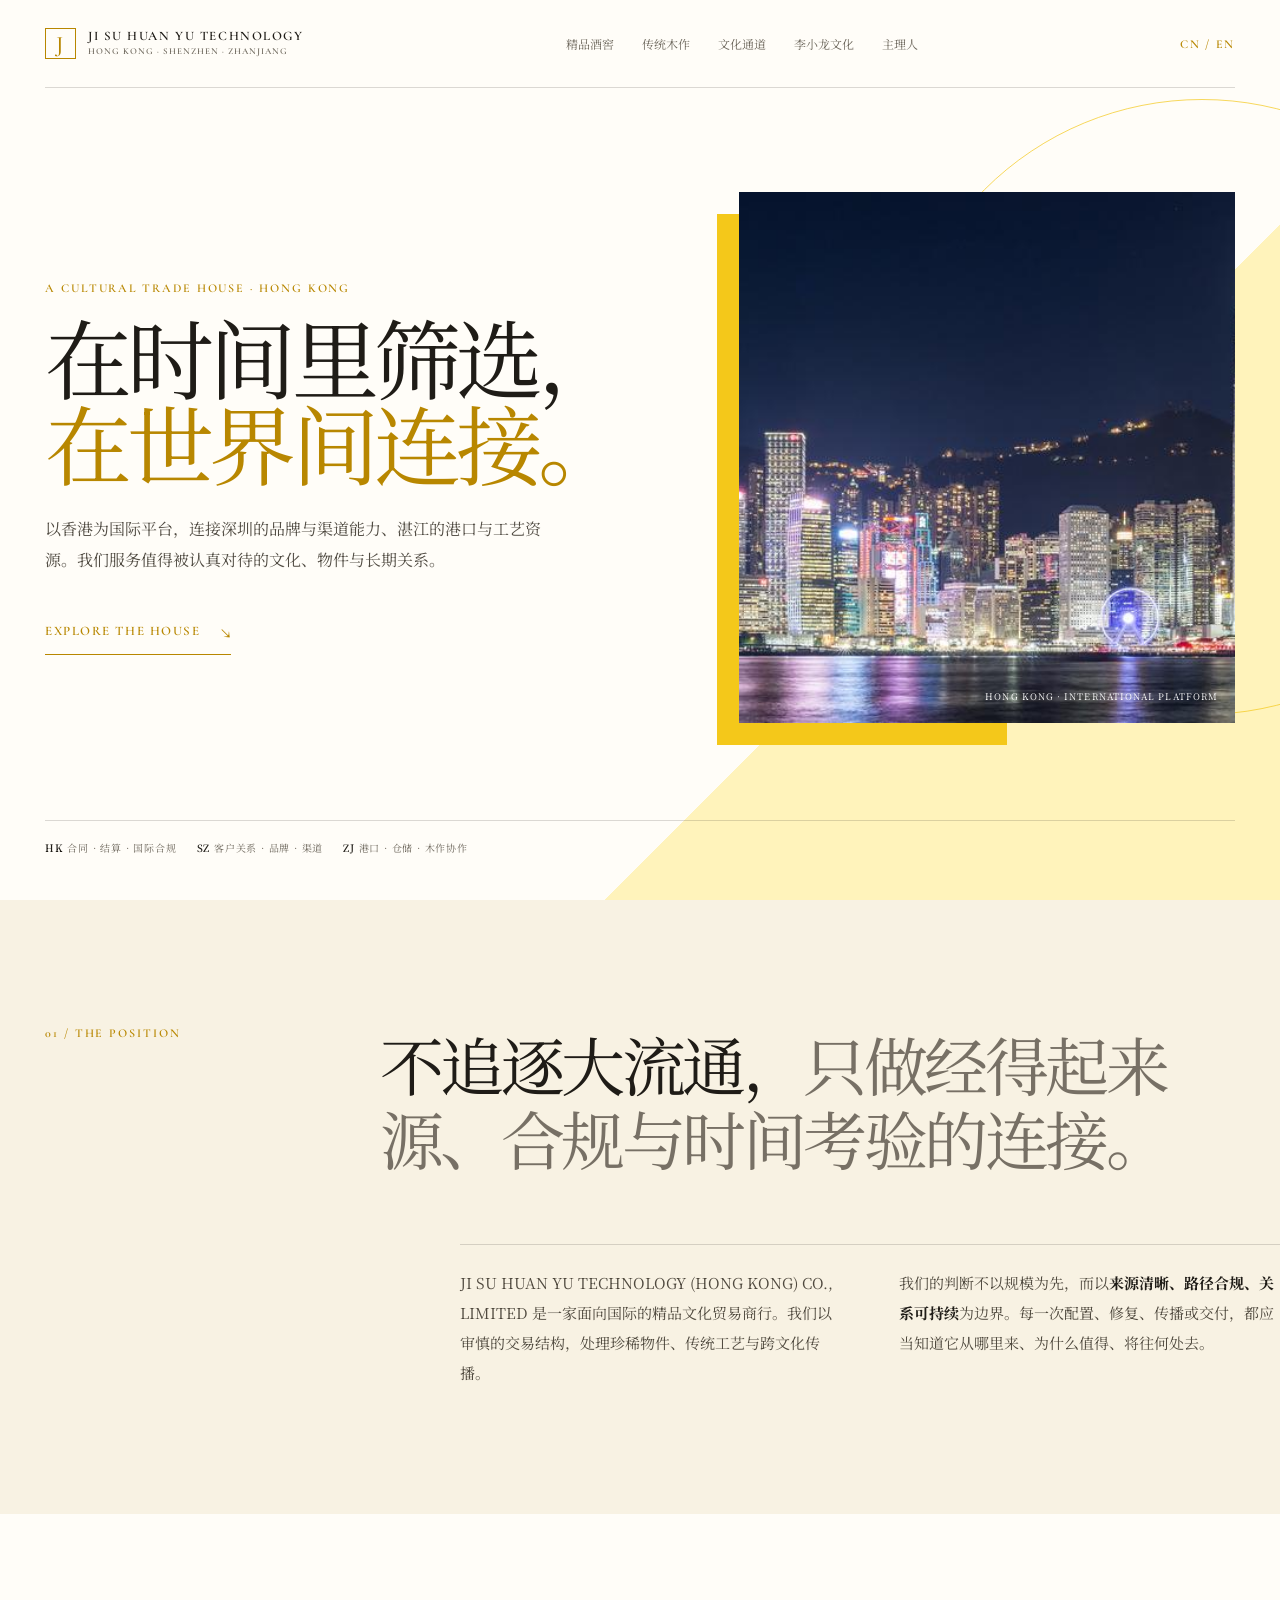
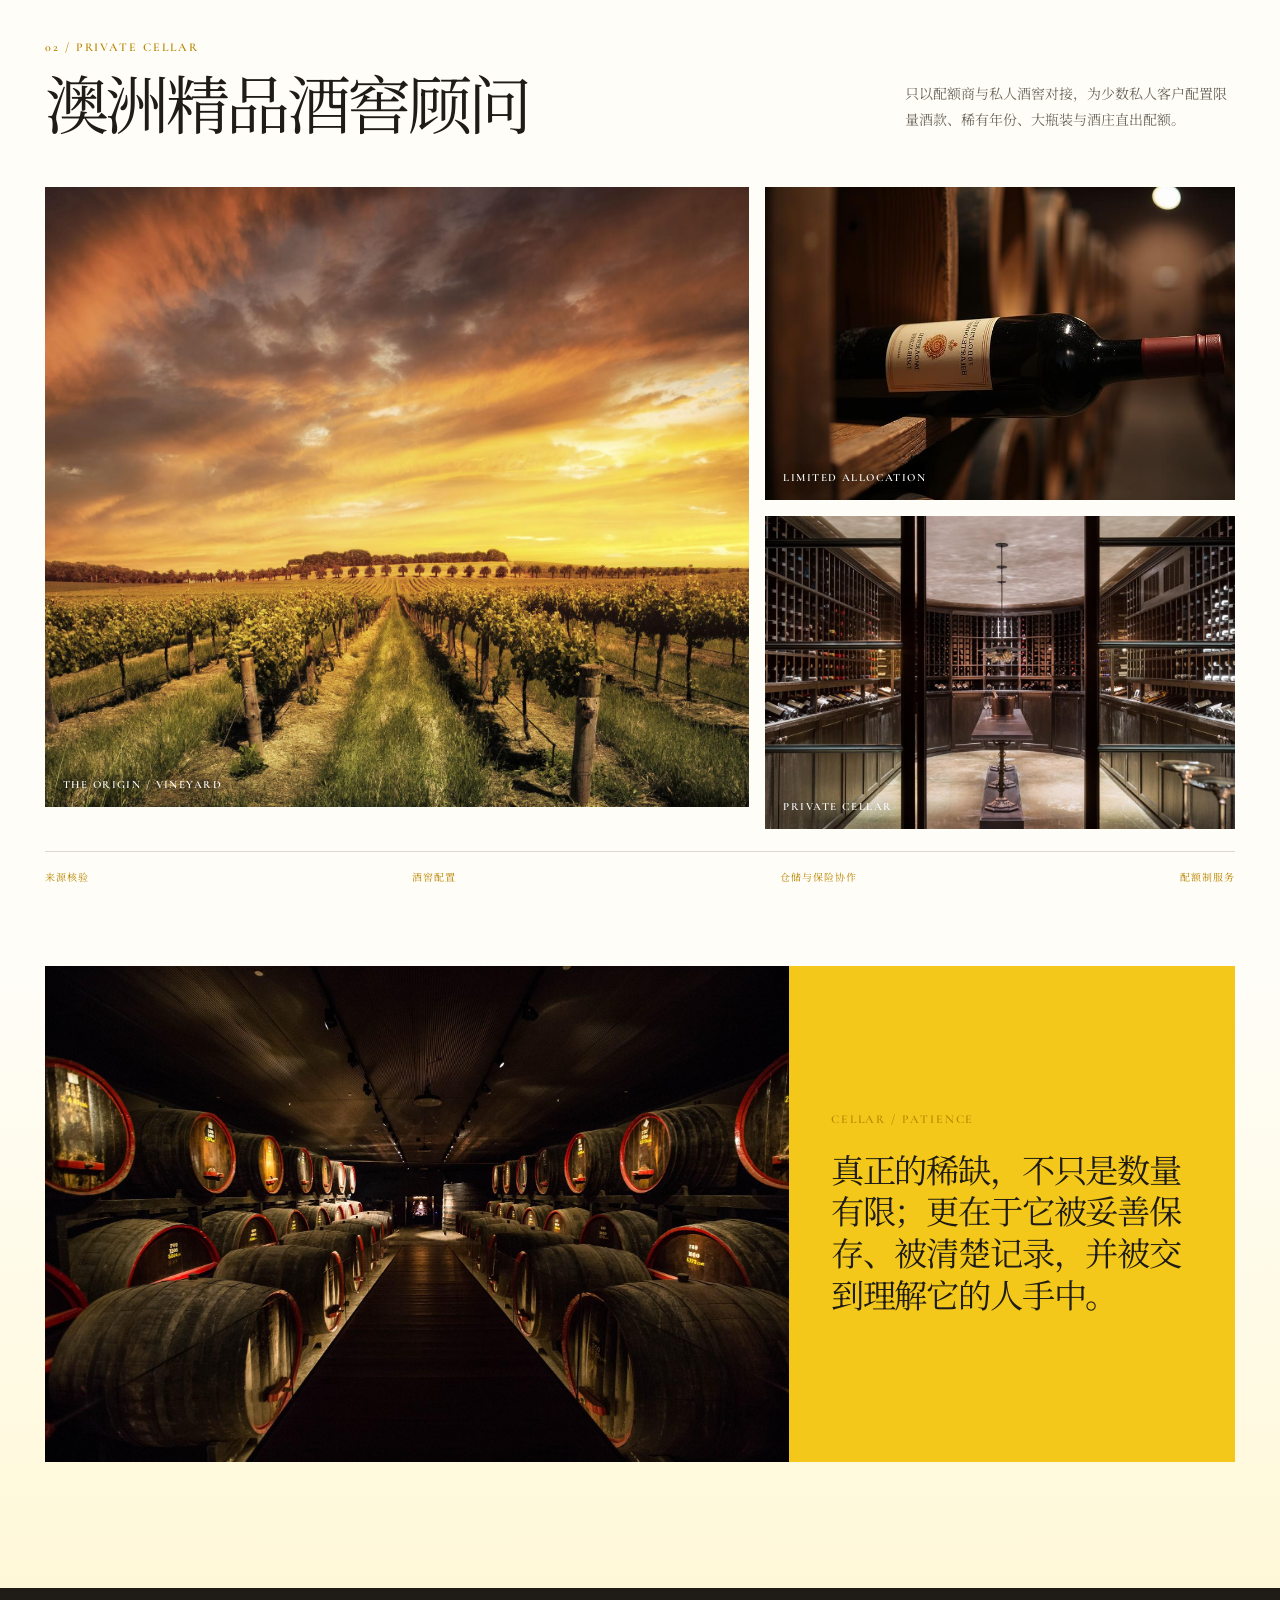
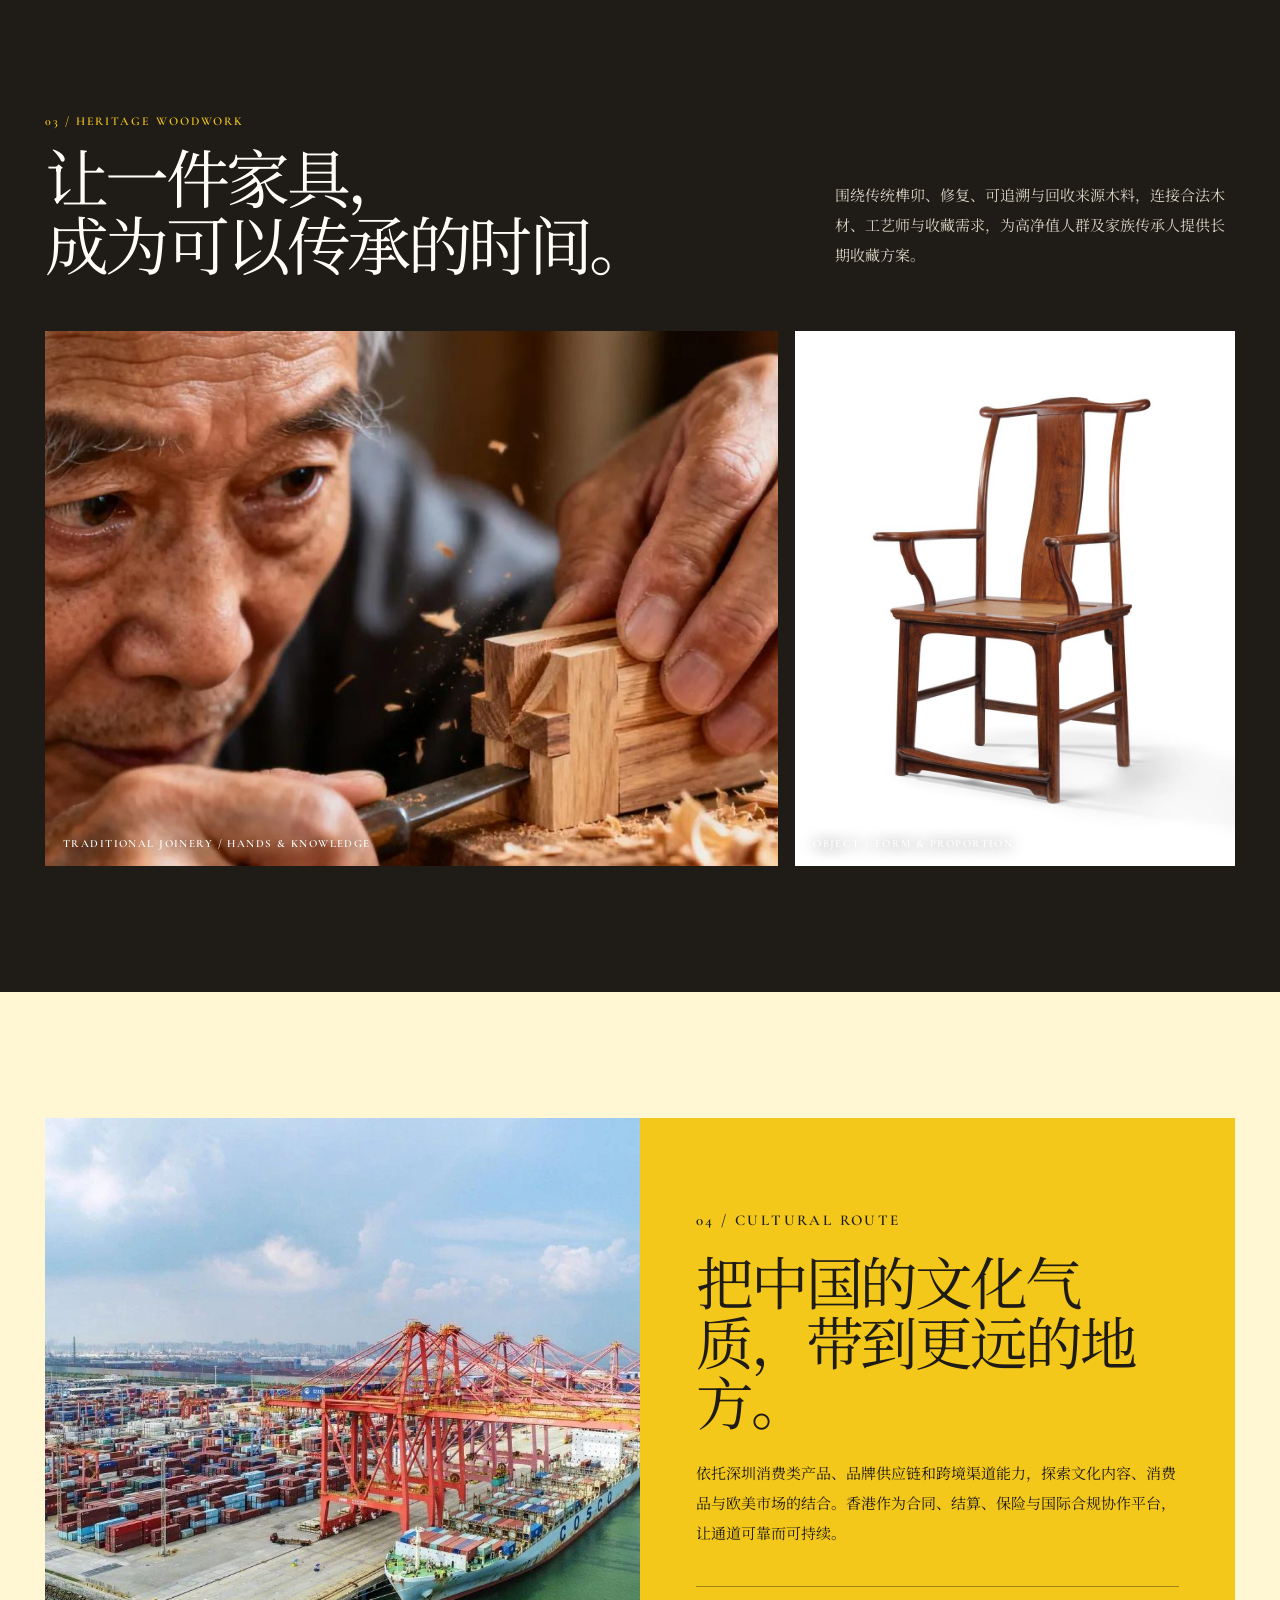
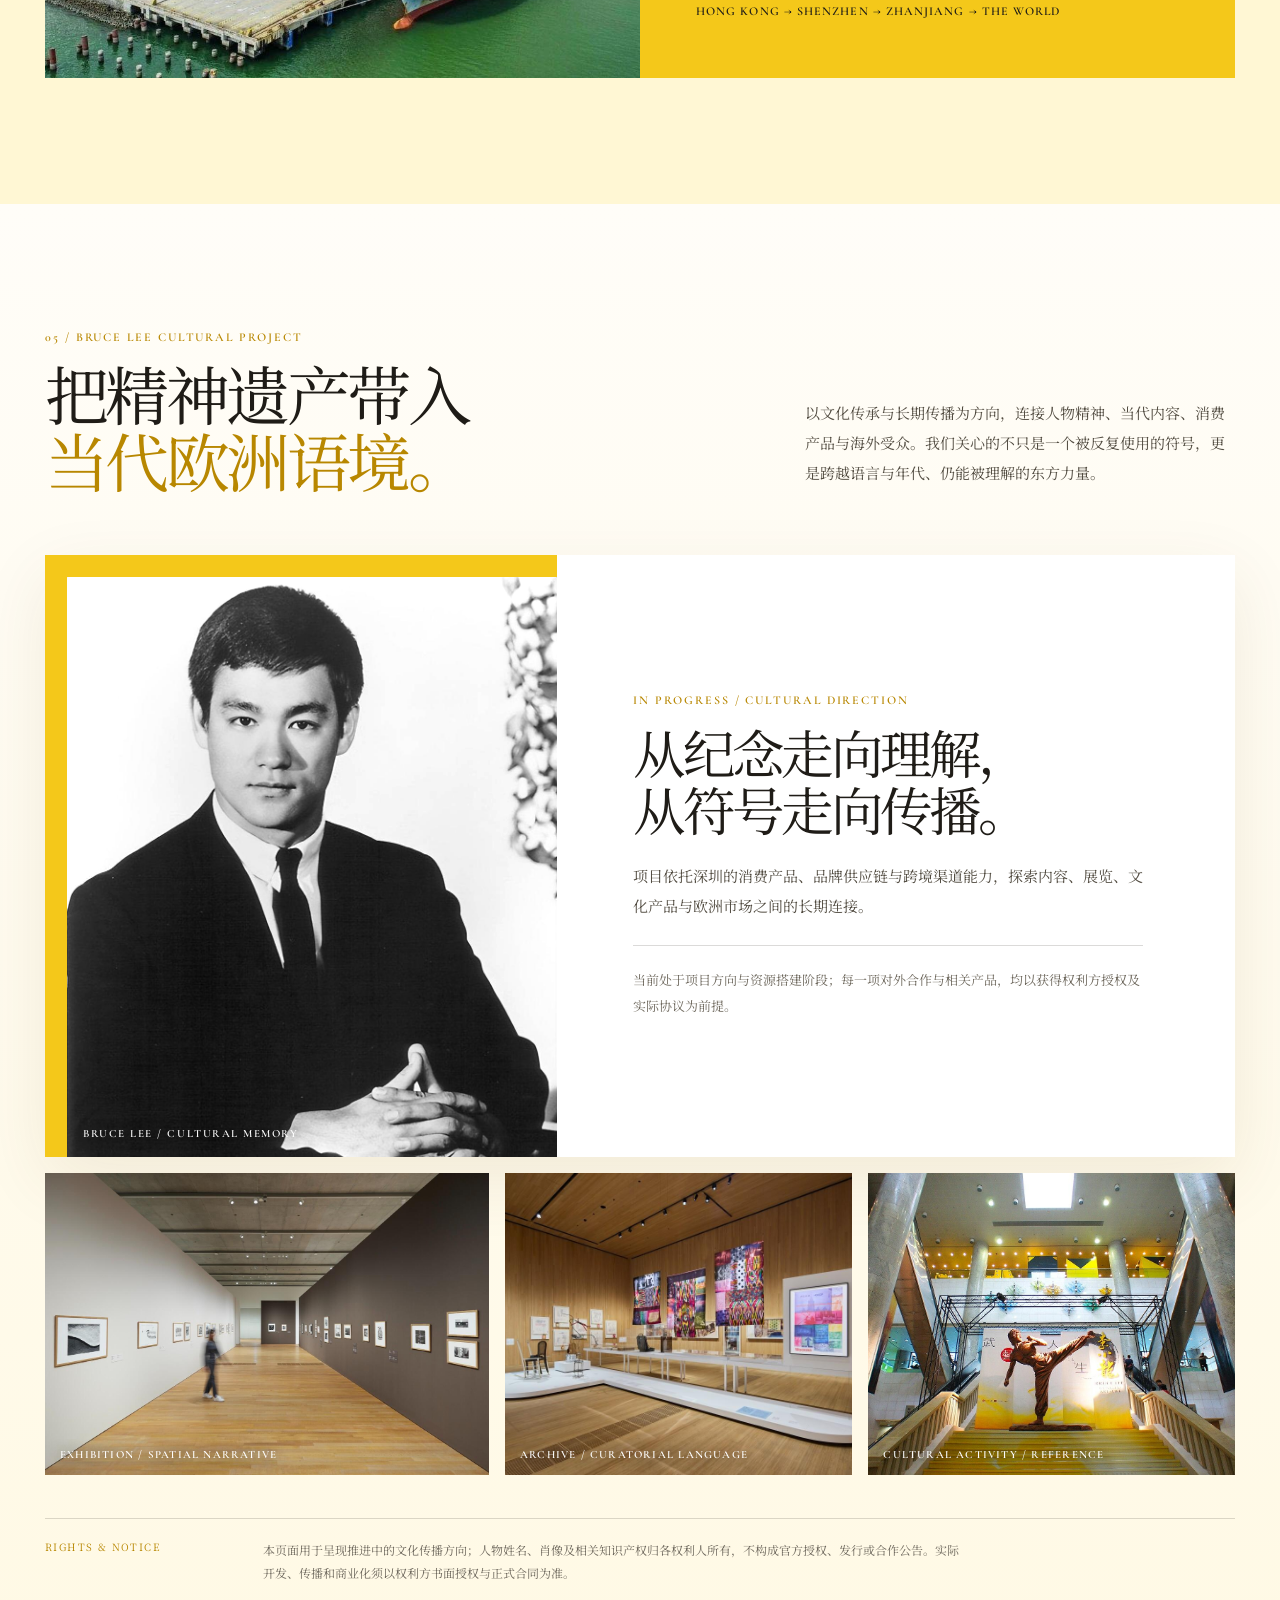
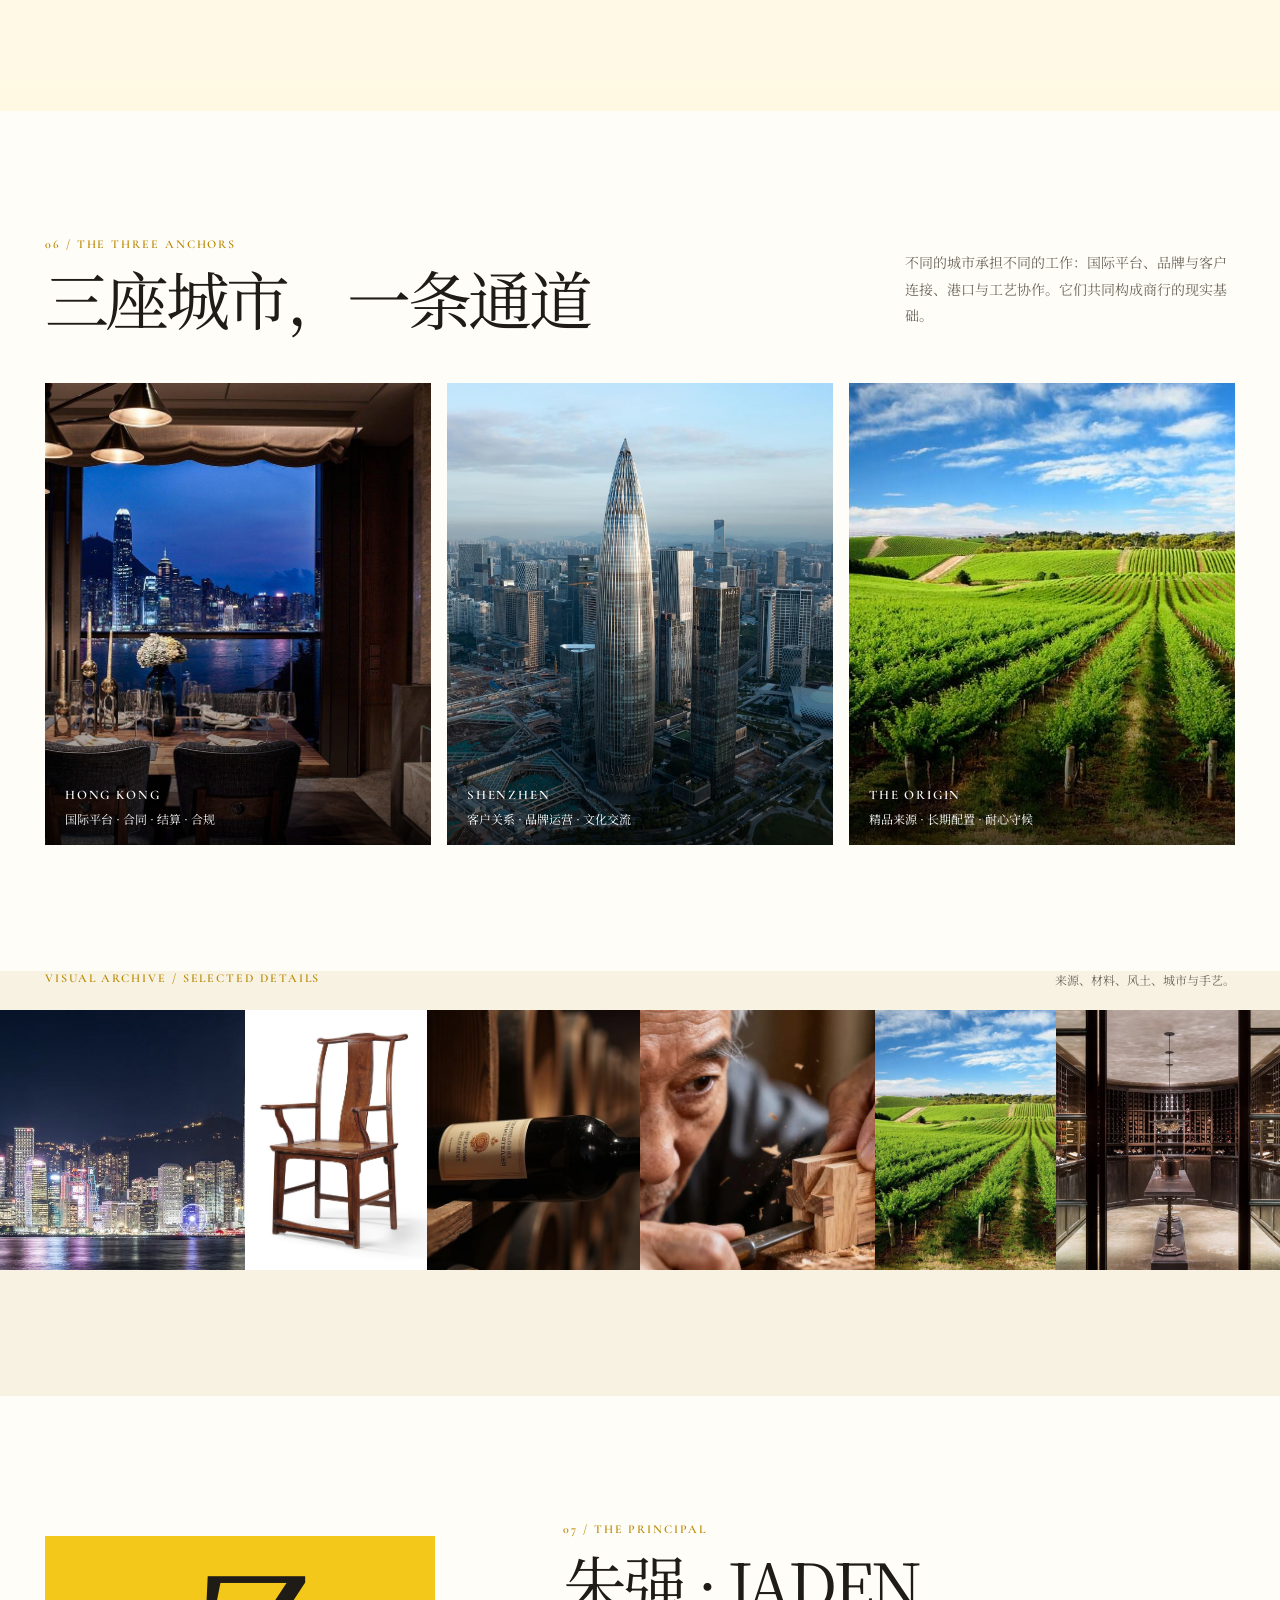
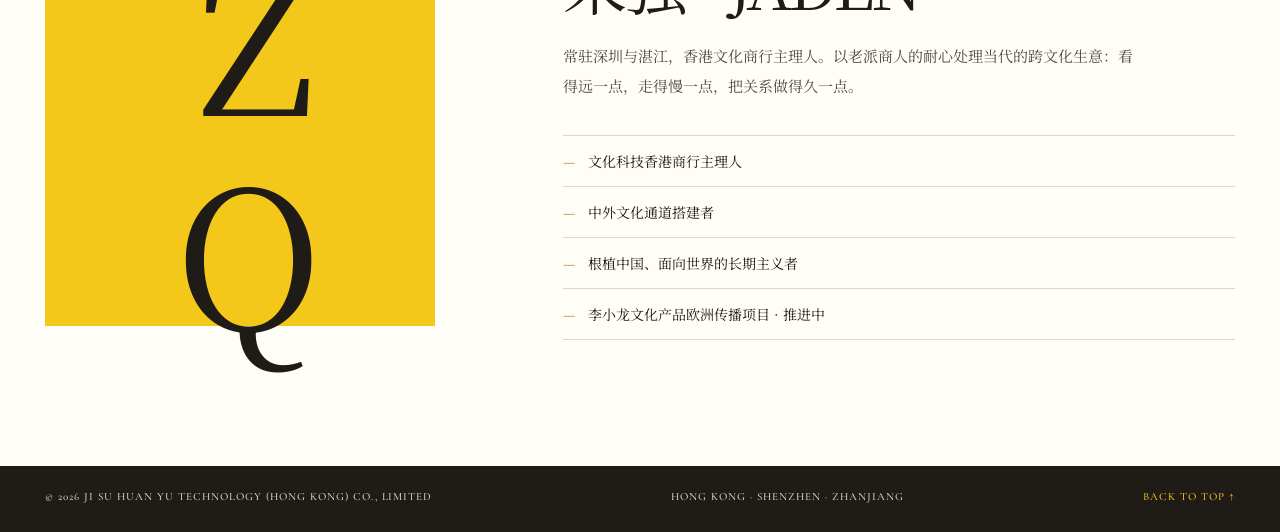
<file: index.html>
<!doctype html>
<html lang="zh-CN">
  <head>
    <meta charset="UTF-8" />
    <meta name="viewport" content="width=device-width, initial-scale=1.0" />
    <meta name="description" content="JI SU HUAN YU TECHNOLOGY (HONG KONG) CO., LIMITED — 中外文化通道与精品文化贸易商行。" />
    <title>JI SU HUAN YU TECHNOLOGY | 文化科技香港商行</title>
    <link rel="preconnect" href="https://fonts.googleapis.com" />
    <link rel="preconnect" href="https://fonts.gstatic.com" crossorigin />
    <link href="https://fonts.googleapis.com/css2?family=Cormorant+Garamond:ital,wght@0,400;0,500;0,600;1,500&family=Noto+Serif+SC:wght@400;500;600;700&display=swap" rel="stylesheet" />
    <link rel="stylesheet" href="styles.css" />
  </head>
  <body>
    <div class="site-shell">
      <header class="hero" id="top">
        <nav class="nav container" aria-label="主导航">
          <a class="brand" href="#top"><b>J</b><span>JI SU HUAN YU TECHNOLOGY<small>HONG KONG · SHENZHEN · ZHANJIANG</small></span></a>
          <div class="nav-links"><a href="#wine">精品酒窖</a><a href="#wood">传统木作</a><a href="#route">文化通道</a><a href="#bruce">李小龙文化</a><a href="#principal">主理人</a></div>
          <span class="lang">CN / EN</span>
        </nav>
        <div class="container hero-grid">
          <div class="hero-copy reveal">
            <p class="eyebrow">A CULTURAL TRADE HOUSE · HONG KONG</p>
            <h1>在时间里筛选，<em>在世界间连接。</em></h1>
            <p class="intro">以香港为国际平台，连接深圳的品牌与渠道能力、湛江的港口与工艺资源。我们服务值得被认真对待的文化、物件与长期关系。</p>
            <a class="text-link" href="#wine">EXPLORE THE HOUSE <i>↘</i></a>
          </div>
          <figure class="hero-media reveal"><img src="assets/hong-kong-night.jpg" alt="香港维多利亚港夜景" /><figcaption>HONG KONG · INTERNATIONAL PLATFORM</figcaption></figure>
        </div>
        <div class="container hero-notes"><span><b>HK</b> 合同 · 结算 · 国际合规</span><span><b>SZ</b> 客户关系 · 品牌 · 渠道</span><span><b>ZJ</b> 港口 · 仓储 · 木作协作</span></div>
      </header>

      <main>
        <section class="manifesto section">
          <div class="container split-heading reveal">
            <p class="eyebrow">01 / THE POSITION</p>
            <h2>不追逐大流通，<span>只做经得起来源、合规与时间考验的连接。</span></h2>
          </div>
          <div class="container manifesto-copy reveal"><p>JI SU HUAN YU TECHNOLOGY (HONG KONG) CO., LIMITED 是一家面向国际的精品文化贸易商行。我们以审慎的交易结构，处理珍稀物件、传统工艺与跨文化传播。</p><p>我们的判断不以规模为先，而以<strong>来源清晰、路径合规、关系可持续</strong>为边界。每一次配置、修复、传播或交付，都应当知道它从哪里来、为什么值得、将往何处去。</p></div>
        </section>

        <section class="wine section" id="wine">
          <div class="container section-head reveal"><div><p class="eyebrow">02 / PRIVATE CELLAR</p><h2>澳洲精品酒窖顾问</h2></div><p>只以配额商与私人酒窖对接，为少数私人客户配置限量酒款、稀有年份、大瓶装与酒庄直出配额。</p></div>
          <div class="container wine-layout">
            <figure class="large-image reveal"><img src="assets/vineyard-sunset.jpg" alt="日落下的葡萄园" /><figcaption>THE ORIGIN / VINEYARD</figcaption></figure>
            <div class="wine-stack">
              <figure class="photo-card reveal"><img src="assets/wine-bottle.jpg" alt="酒窖中的葡萄酒" /><figcaption>LIMITED ALLOCATION</figcaption></figure>
              <figure class="photo-card reveal"><img src="assets/wine-library.jpg" alt="私人酒窖收藏空间" /><figcaption>PRIVATE CELLAR</figcaption></figure>
            </div>
          </div>
          <div class="container wine-caption reveal"><span>来源核验</span><span>酒窖配置</span><span>仓储与保险协作</span><span>配额制服务</span></div>
        </section>

        <section class="wine-detail section-tight">
          <div class="container image-band reveal"><figure><img src="assets/barrel-cellar.jpg" alt="陈年葡萄酒橡木桶酒窖" /></figure><div><p class="eyebrow">CELLAR / PATIENCE</p><p>真正的稀缺，不只是数量有限；更在于它被妥善保存、被清楚记录，并被交到理解它的人手中。</p></div></div>
        </section>

        <section class="wood section" id="wood">
          <div class="container wood-top">
            <div class="reveal"><p class="eyebrow">03 / HERITAGE WOODWORK</p><h2>让一件家具，<br />成为可以传承的时间。</h2></div>
            <p class="reveal">围绕传统榫卯、修复、可追溯与回收来源木料，连接合法木材、工艺师与收藏需求，为高净值人群及家族传承人提供长期收藏方案。</p>
          </div>
          <div class="container wood-gallery">
            <figure class="craft-image reveal"><img src="assets/artisan-joinery.jpg" alt="工艺师制作传统榫卯" /><figcaption>TRADITIONAL JOINERY / HANDS &amp; KNOWLEDGE</figcaption></figure>
            <figure class="chair-image reveal"><img src="assets/rosewood-chair.jpg" alt="传统红木座椅" /><figcaption>OBJECT / FORM &amp; PROPORTION</figcaption></figure>
          </div>
        </section>

        <section class="route section" id="route">
          <div class="container route-card reveal">
            <figure><img src="assets/port-logistics.jpg" alt="港口与集装箱码头" /></figure>
            <div class="route-copy"><p class="eyebrow">04 / CULTURAL ROUTE</p><h2>把中国的文化气质，带到更远的地方。</h2><p>依托深圳消费类产品、品牌供应链和跨境渠道能力，探索文化内容、消费品与欧美市场的结合。香港作为合同、结算、保险与国际合规协作平台，让通道可靠而可持续。</p><span>HONG KONG → SHENZHEN → ZHANJIANG → THE WORLD</span></div>
          </div>
        </section>

        <section class="bruce section" id="bruce">
          <div class="container bruce-intro reveal">
            <div><p class="eyebrow">05 / BRUCE LEE CULTURAL PROJECT</p><h2>把精神遗产带入<br /><span>当代欧洲语境。</span></h2></div>
            <p>以文化传承与长期传播为方向，连接人物精神、当代内容、消费产品与海外受众。我们关心的不只是一个被反复使用的符号，更是跨越语言与年代、仍能被理解的东方力量。</p>
          </div>
          <div class="container bruce-feature">
            <figure class="bruce-portrait reveal"><img src="assets/bruce-lee-portrait.jpg" alt="李小龙黑白肖像（用户提供）" /><figcaption>BRUCE LEE / CULTURAL MEMORY</figcaption></figure>
            <div class="bruce-copy reveal"><p class="eyebrow">IN PROGRESS / CULTURAL DIRECTION</p><h3>从纪念走向理解，<br />从符号走向传播。</h3><p>项目依托深圳的消费产品、品牌供应链与跨境渠道能力，探索内容、展览、文化产品与欧洲市场之间的长期连接。</p><p>当前处于项目方向与资源搭建阶段；每一项对外合作与相关产品，均以获得权利方授权及实际协议为前提。</p></div>
          </div>
          <div class="container bruce-gallery">
            <figure class="reveal"><img src="assets/bruce-lee-gallery.jpg" alt="艺术展览空间（用户提供的参考图片）" /><figcaption>EXHIBITION / SPATIAL NARRATIVE</figcaption></figure>
            <figure class="reveal"><img src="assets/bruce-lee-exhibition.jpg" alt="展陈空间（用户提供的参考图片）" /><figcaption>ARCHIVE / CURATORIAL LANGUAGE</figcaption></figure>
            <figure class="reveal"><img src="assets/bruce-lee-event.jpg" alt="文化活动现场（用户提供的参考图片）" /><figcaption>CULTURAL ACTIVITY / REFERENCE</figcaption></figure>
          </div>
          <div class="container rights-note reveal"><span>RIGHTS &amp; NOTICE</span><p>本页面用于呈现推进中的文化传播方向；人物姓名、肖像及相关知识产权归各权利人所有，不构成官方授权、发行或合作公告。实际开发、传播和商业化须以权利方书面授权与正式合同为准。</p></div>
        </section>

        <section class="places section">
          <div class="container section-head reveal"><div><p class="eyebrow">06 / THE THREE ANCHORS</p><h2>三座城市，一条通道</h2></div><p>不同的城市承担不同的工作：国际平台、品牌与客户连接、港口与工艺协作。它们共同构成商行的现实基础。</p></div>
          <div class="container city-grid">
            <figure class="city-card reveal"><img src="assets/hong-kong-dining.jpg" alt="俯瞰香港夜景的正式餐叙空间" /><figcaption><b>HONG KONG</b><span>国际平台 · 合同 · 结算 · 合规</span></figcaption></figure>
            <figure class="city-card reveal"><img src="assets/shenzhen-skyline.jpg" alt="深圳城市天际线" /><figcaption><b>SHENZHEN</b><span>客户关系 · 品牌运营 · 文化交流</span></figcaption></figure>
            <figure class="city-card reveal"><img src="assets/vineyard-day.jpg" alt="阳光下的葡萄园" /><figcaption><b>THE ORIGIN</b><span>精品来源 · 长期配置 · 耐心守候</span></figcaption></figure>
          </div>
        </section>

        <section class="image-wall section-tight" aria-label="商行视觉档案">
          <div class="container wall-head"><p class="eyebrow">VISUAL ARCHIVE / SELECTED DETAILS</p><p>来源、材料、风土、城市与手艺。</p></div>
          <div class="wall-grid">
            <img src="assets/hong-kong-night.jpg" alt="香港夜景" loading="lazy" /><img src="assets/rosewood-chair.jpg" alt="红木座椅" loading="lazy" /><img src="assets/wine-bottle.jpg" alt="葡萄酒瓶" loading="lazy" /><img src="assets/artisan-joinery.jpg" alt="木作工艺" loading="lazy" /><img src="assets/vineyard-day.jpg" alt="葡萄园" loading="lazy" /><img src="assets/wine-library.jpg" alt="酒窖收藏空间" loading="lazy" />
          </div>
        </section>

        <section class="principal section" id="principal">
          <div class="container principal-grid">
            <div class="monogram reveal">Z<span>Q</span></div>
            <div class="reveal"><p class="eyebrow">07 / THE PRINCIPAL</p><h2>朱强 · JADEN</h2><p class="principal-copy">常驻深圳与湛江，香港文化商行主理人。以老派商人的耐心处理当代的跨文化生意：看得远一点，走得慢一点，把关系做得久一点。</p><ul><li>文化科技香港商行主理人</li><li>中外文化通道搭建者</li><li>根植中国、面向世界的长期主义者</li><li>李小龙文化产品欧洲传播项目 · 推进中</li></ul></div>
          </div>
        </section>
      </main>

      <footer class="footer">
        <div class="container footer-row"><span>© 2026 JI SU HUAN YU TECHNOLOGY (HONG KONG) CO., LIMITED</span><span>HONG KONG · SHENZHEN · ZHANJIANG</span><a href="#top">BACK TO TOP ↑</a></div>
      </footer>
    </div>
    <script>
      const observer = new IntersectionObserver((entries) => entries.forEach((entry) => { if (entry.isIntersecting) entry.target.classList.add('shown'); }), { threshold: 0.12 });
      document.querySelectorAll('.reveal').forEach((element) => observer.observe(element));
    </script>
  </body>
</html>
</file>
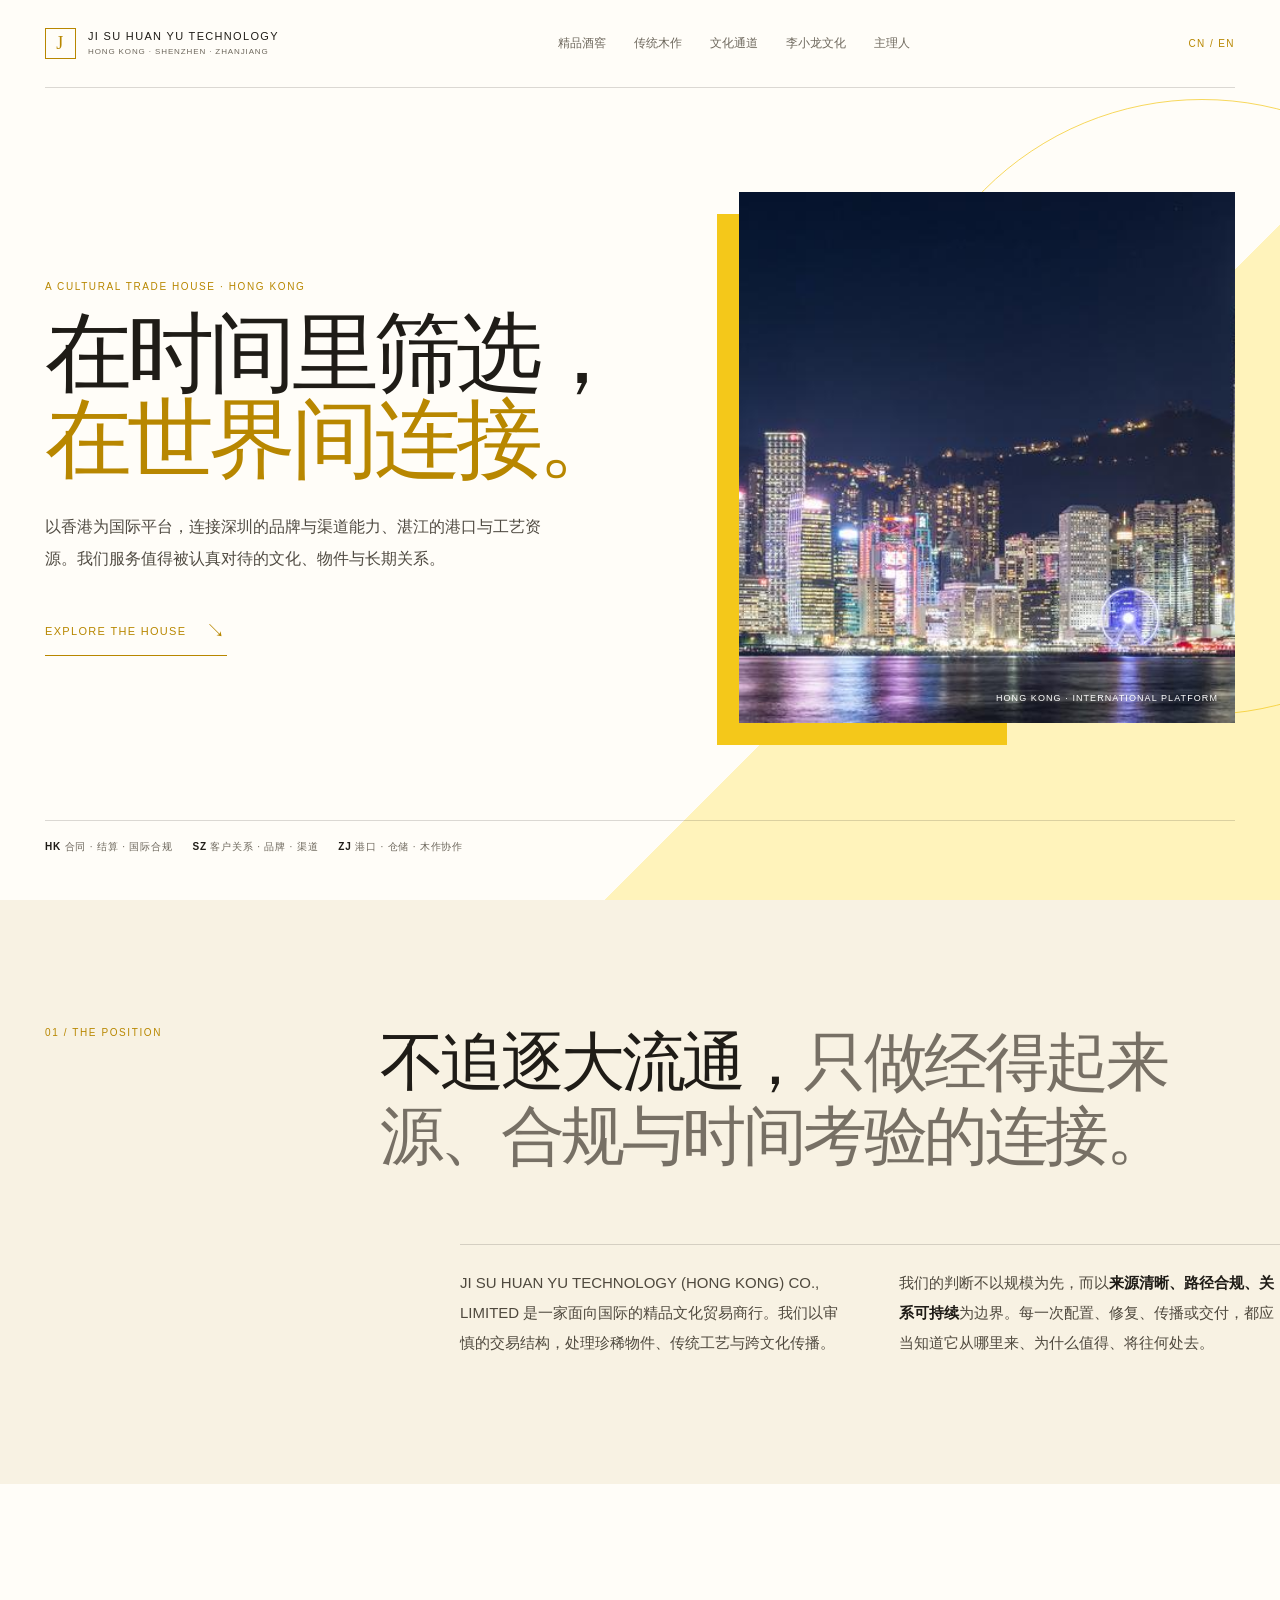
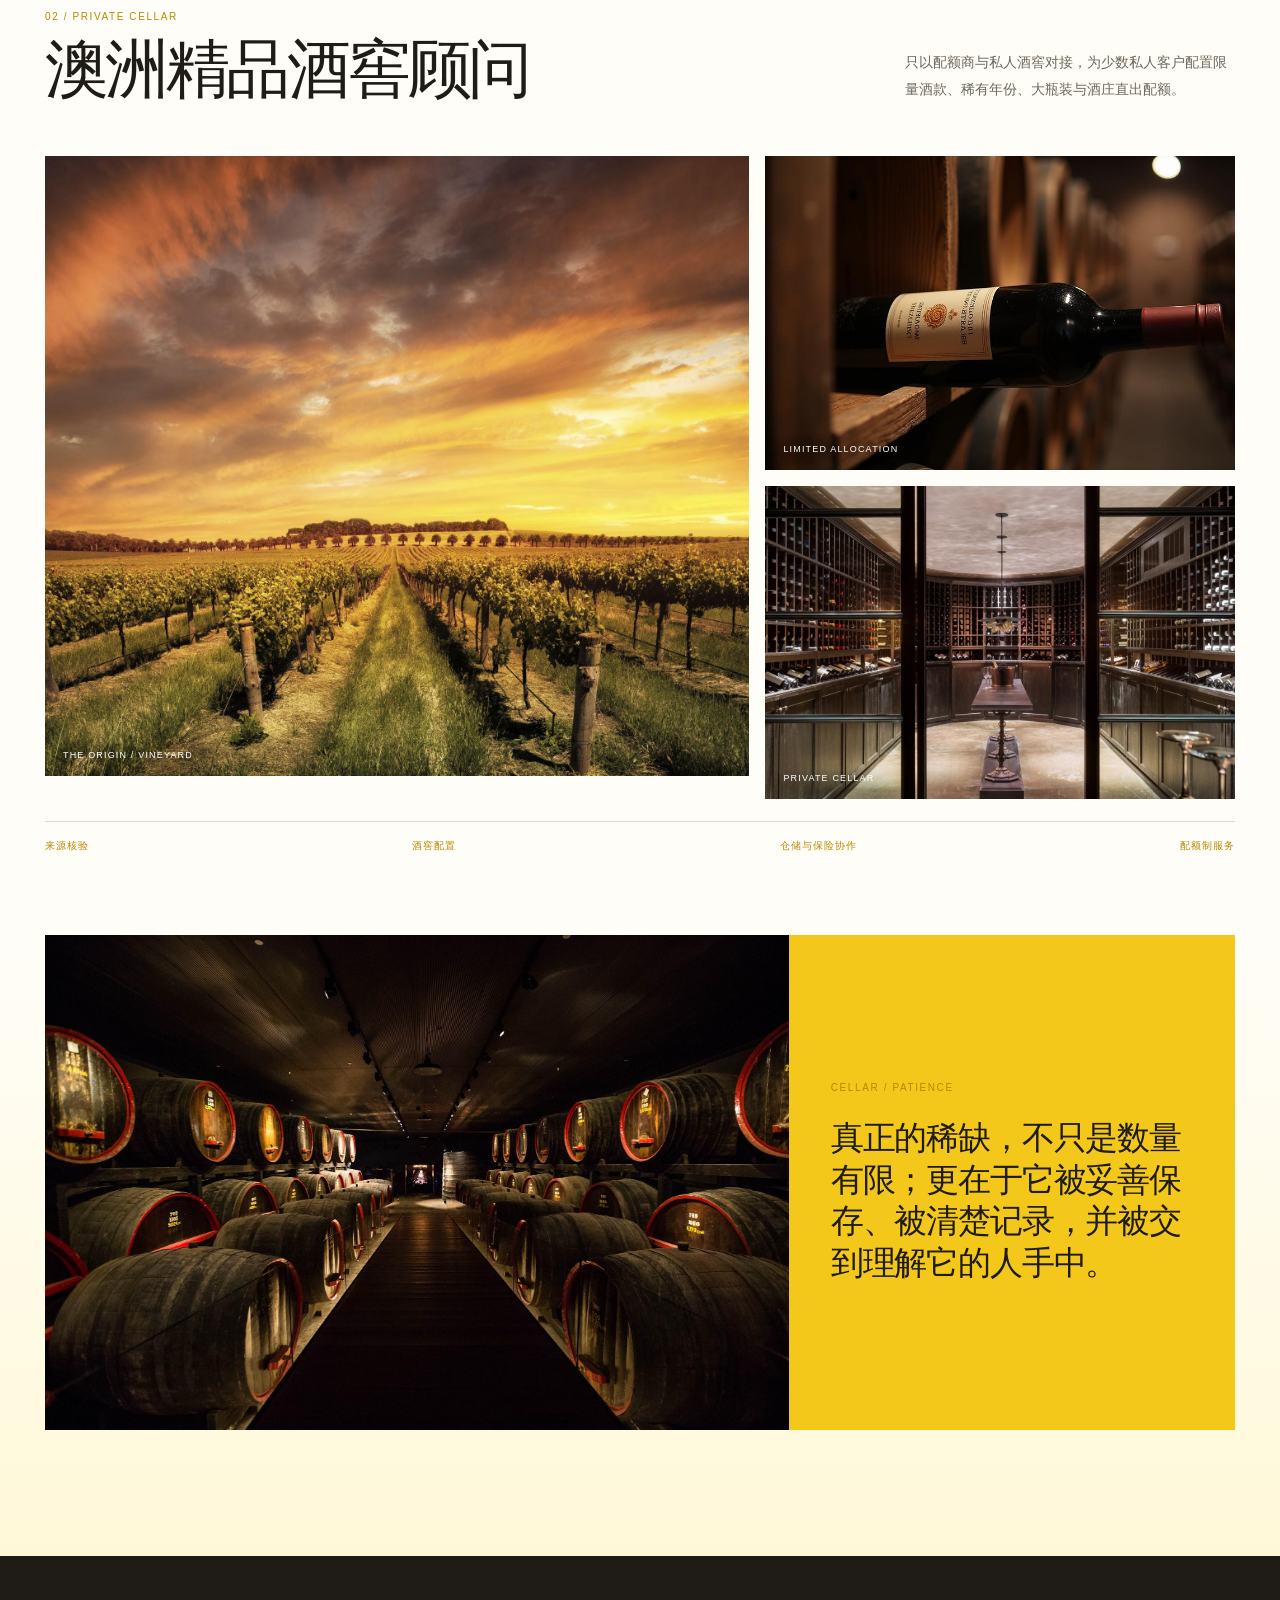
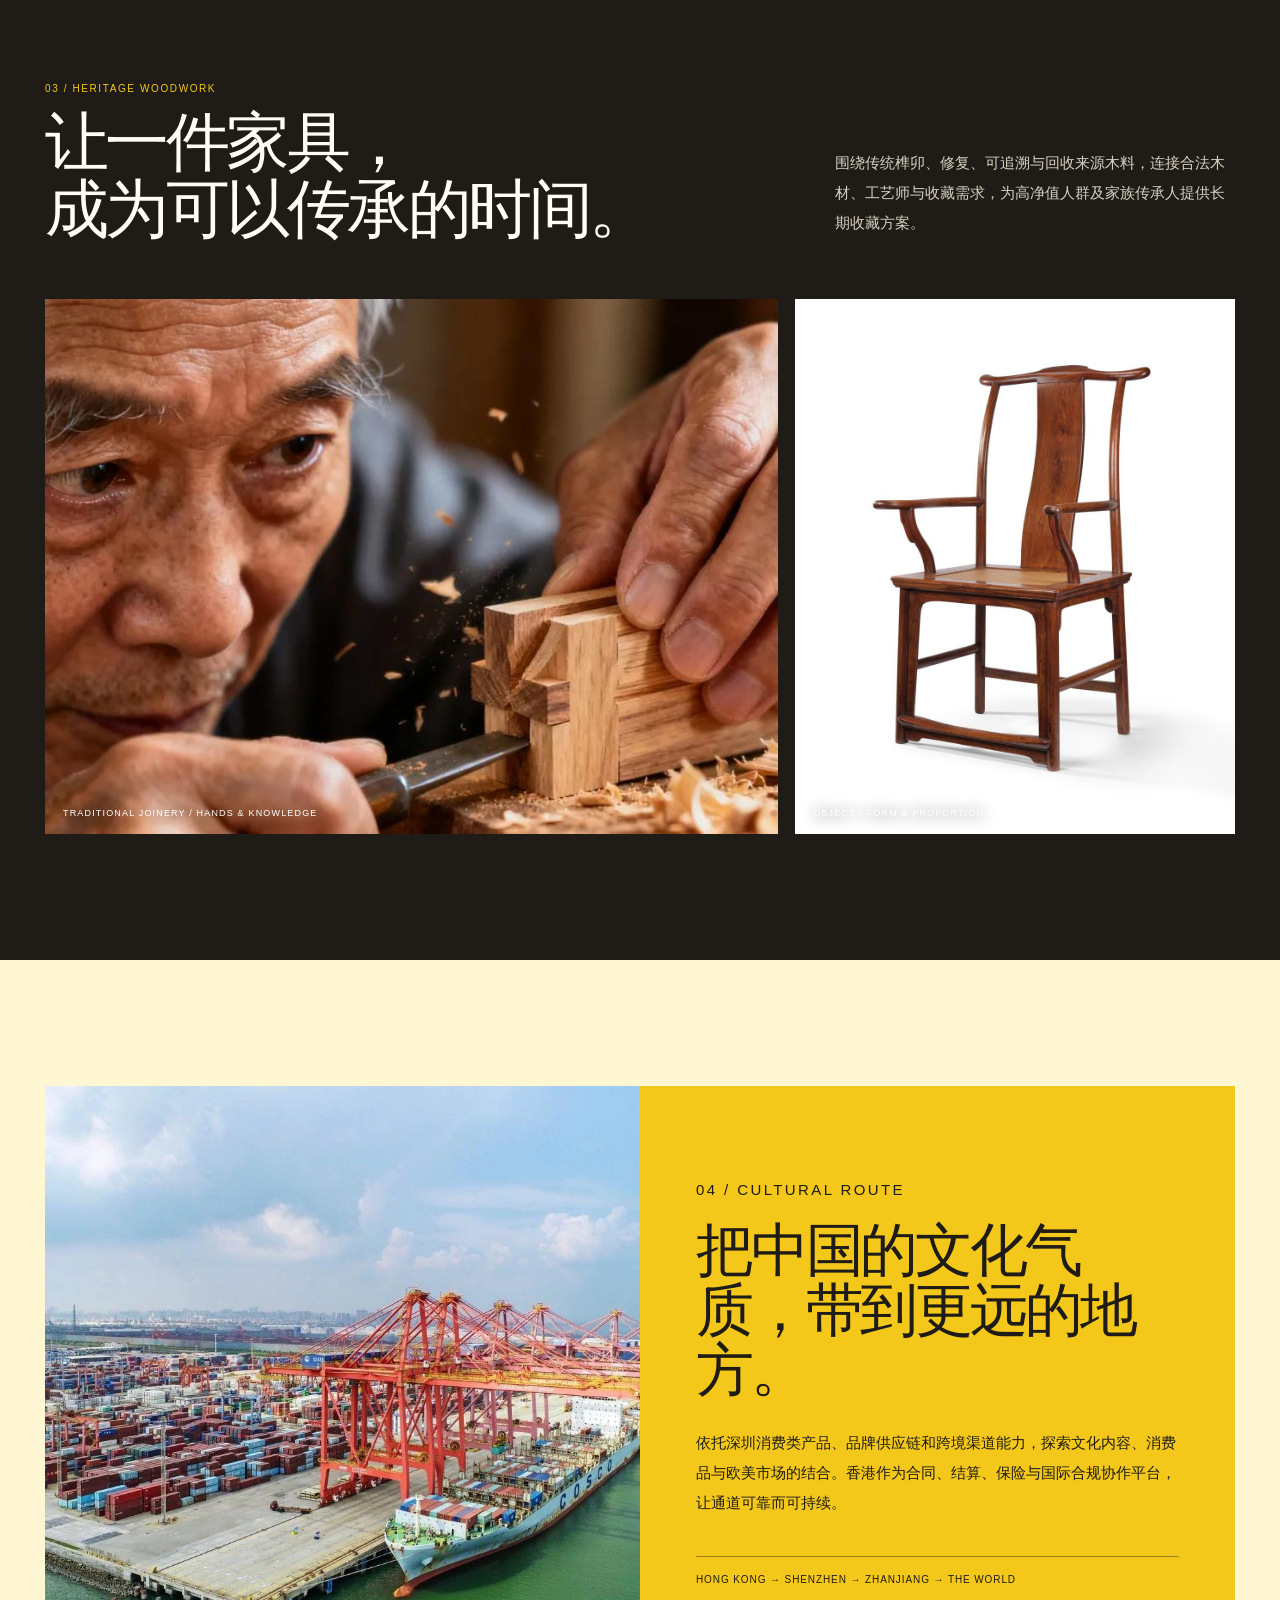
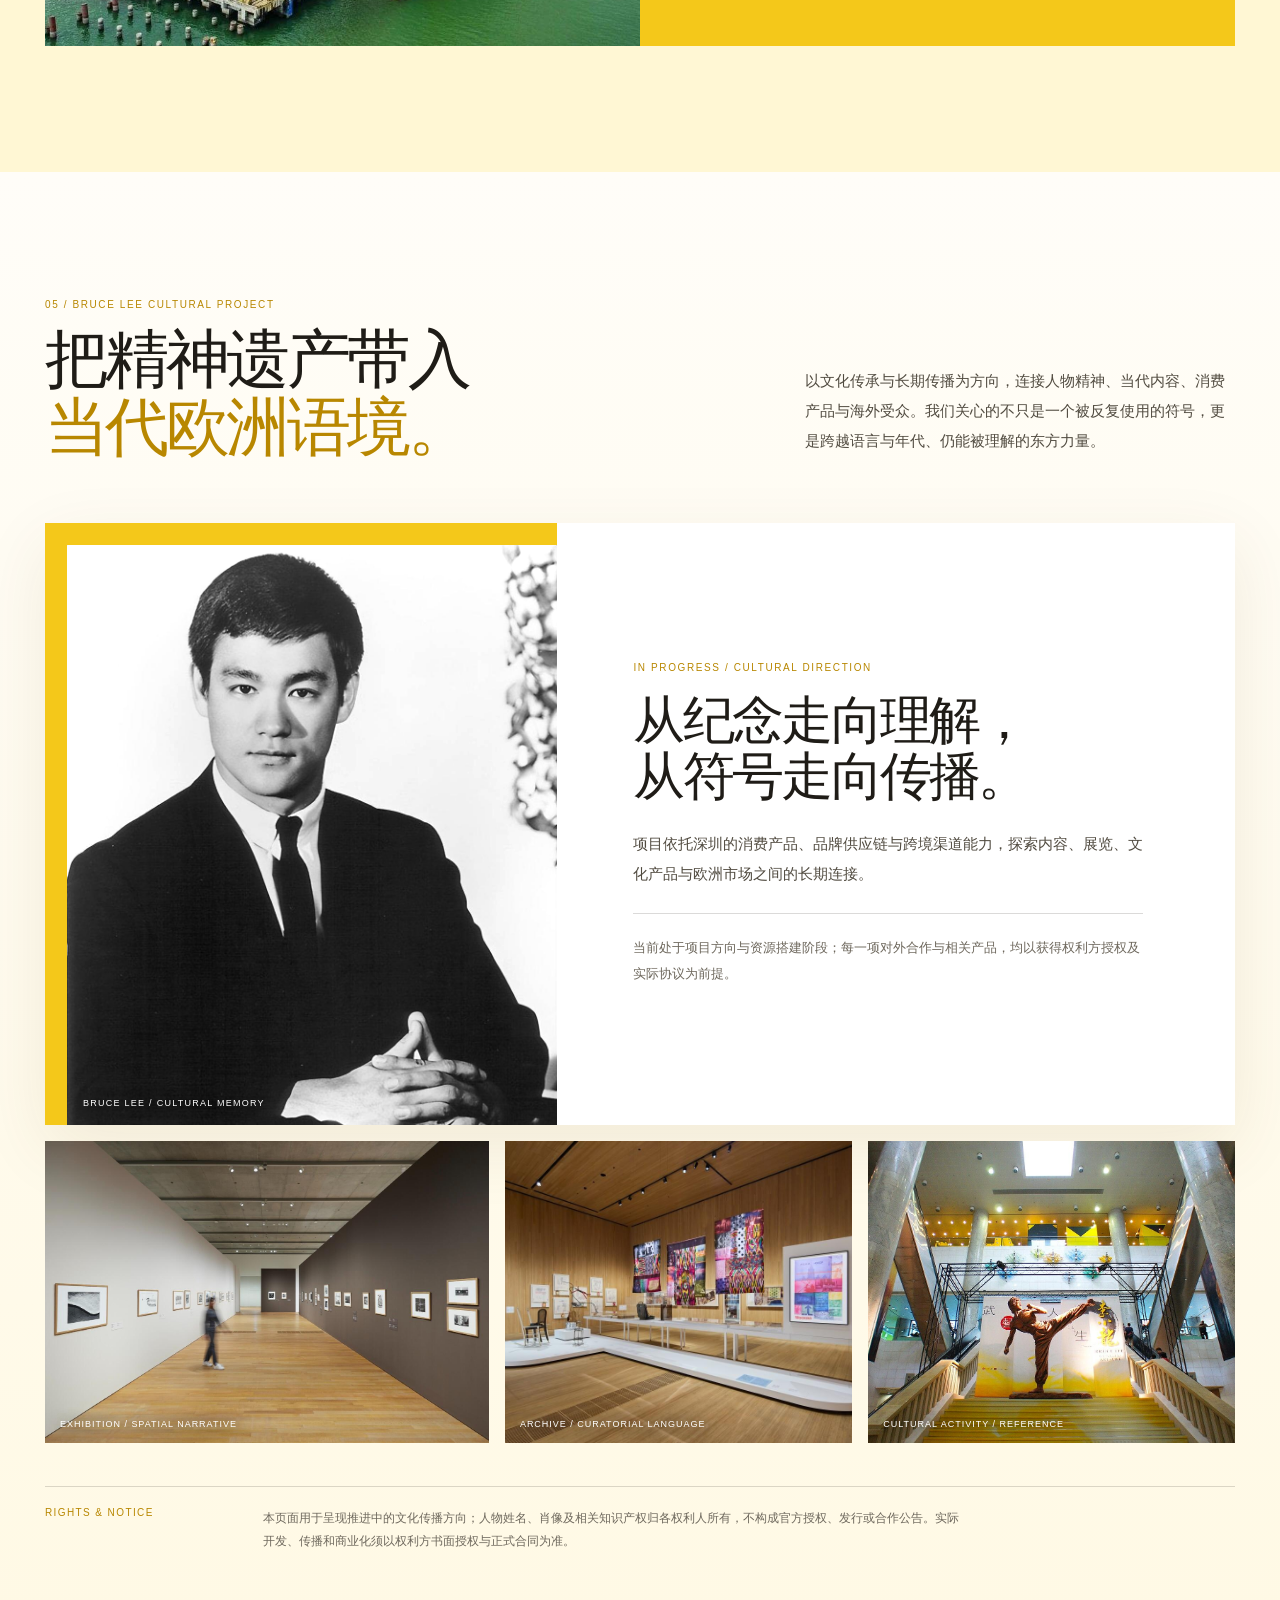
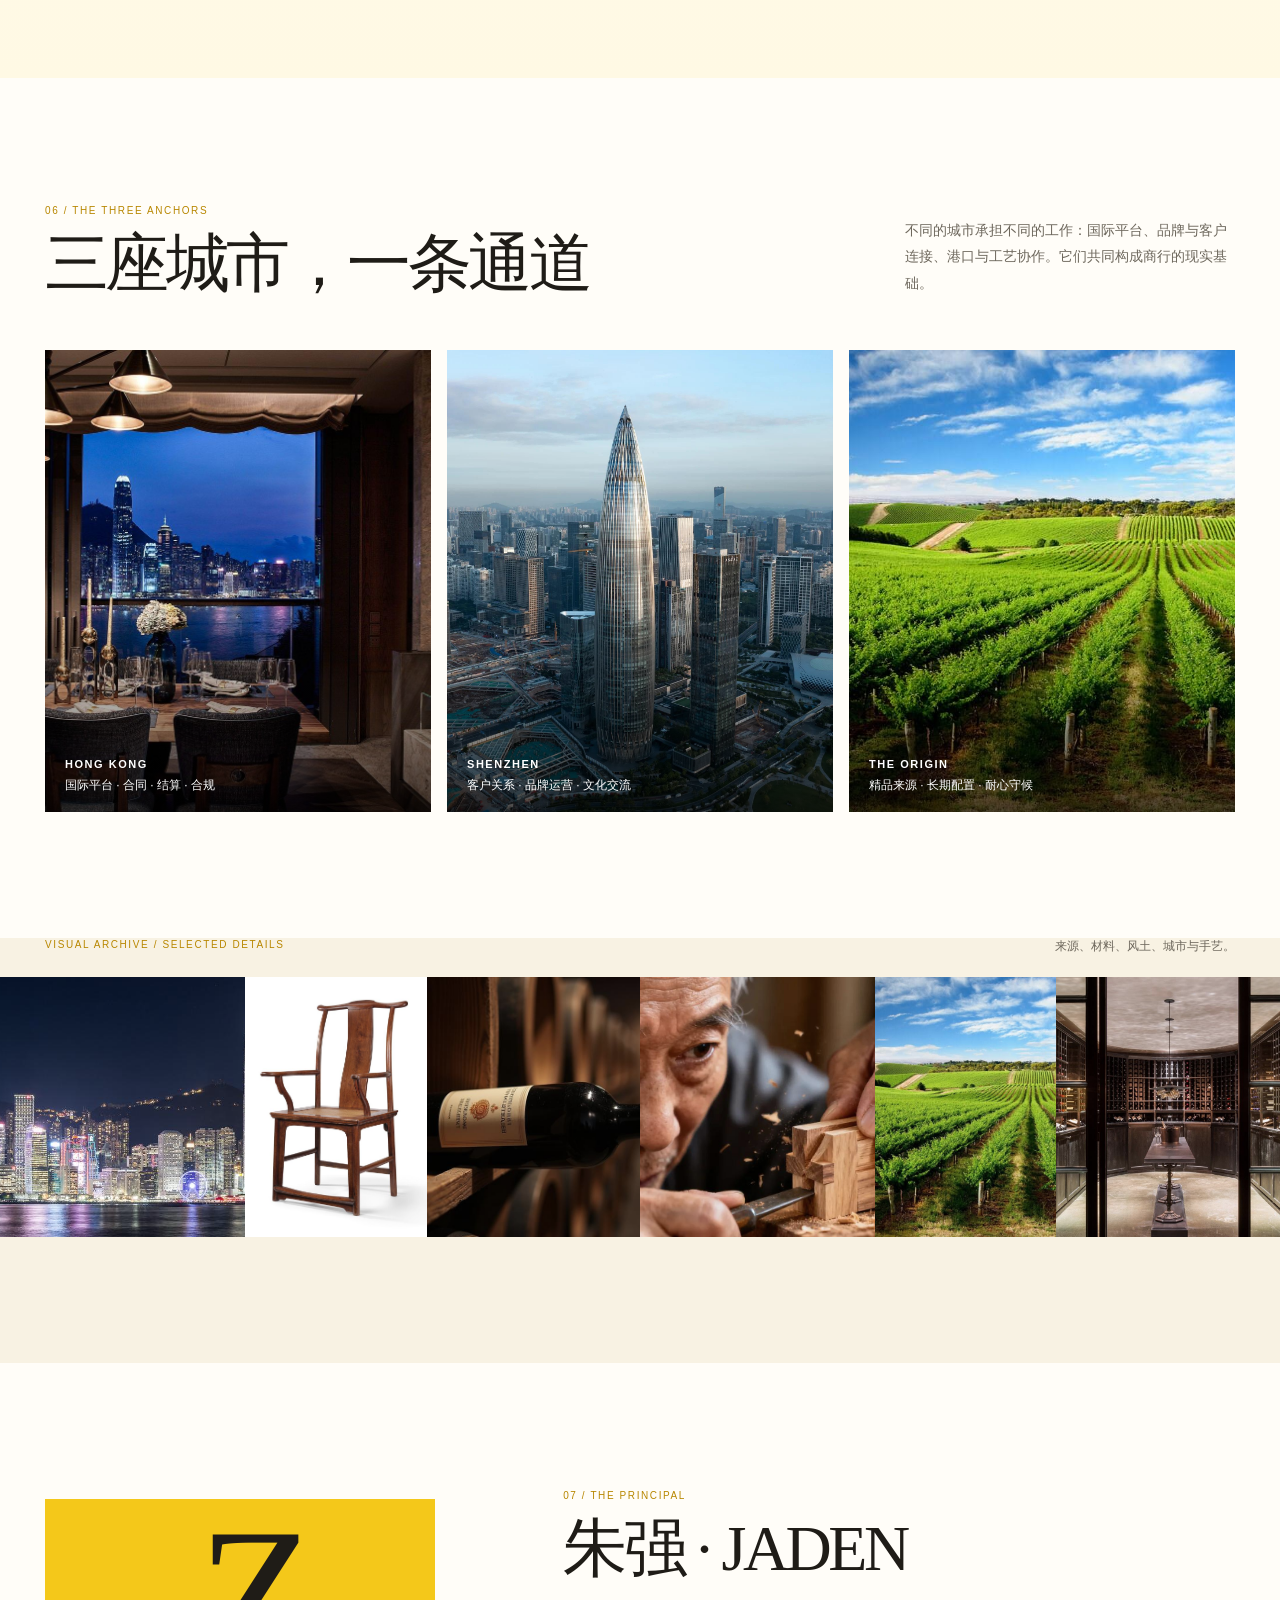
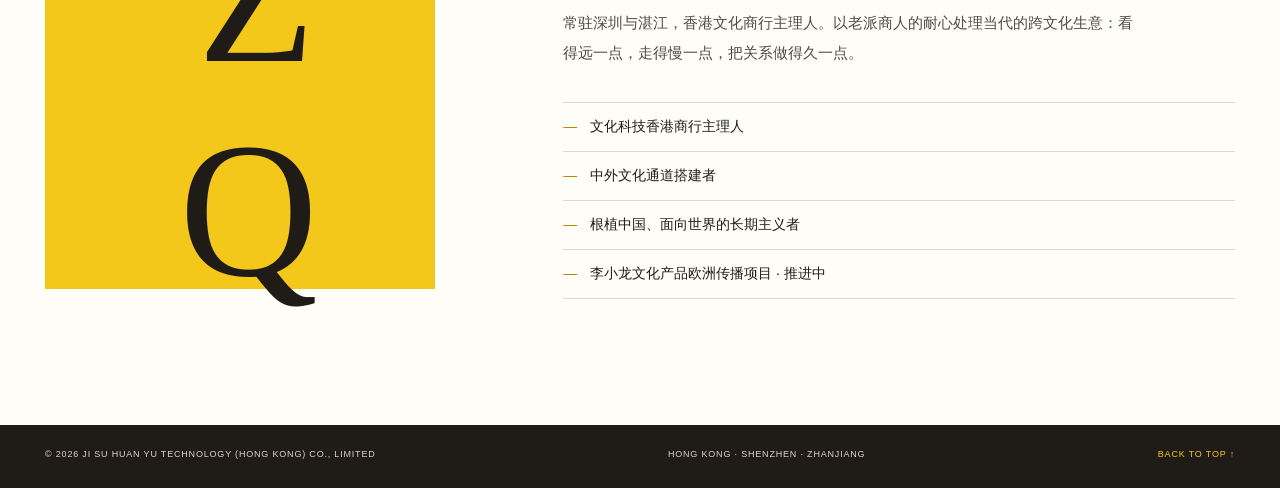
<file: jisu-huanyu-github-pages/index.html>
<!doctype html>
<html lang="zh-CN">
  <head>
    <meta charset="UTF-8" />
    <meta name="viewport" content="width=device-width, initial-scale=1.0" />
    <meta name="description" content="JI SU HUAN YU TECHNOLOGY (HONG KONG) CO., LIMITED — 中外文化通道与精品文化贸易商行。" />
    <title>JI SU HUAN YU TECHNOLOGY | 文化科技香港商行</title>
    <link rel="stylesheet" href="styles.css" />
  </head>
  <body>
    <div class="site-shell">
      <header class="hero" id="top">
        <nav class="nav container" aria-label="主导航">
          <a class="brand" href="#top"><b>J</b><span>JI SU HUAN YU TECHNOLOGY<small>HONG KONG · SHENZHEN · ZHANJIANG</small></span></a>
          <div class="nav-links"><a href="#wine">精品酒窖</a><a href="#wood">传统木作</a><a href="#route">文化通道</a><a href="#bruce">李小龙文化</a><a href="#principal">主理人</a></div>
          <span class="lang">CN / EN</span>
        </nav>
        <div class="container hero-grid">
          <div class="hero-copy reveal">
            <p class="eyebrow">A CULTURAL TRADE HOUSE · HONG KONG</p>
            <h1>在时间里筛选，<em>在世界间连接。</em></h1>
            <p class="intro">以香港为国际平台，连接深圳的品牌与渠道能力、湛江的港口与工艺资源。我们服务值得被认真对待的文化、物件与长期关系。</p>
            <a class="text-link" href="#wine">EXPLORE THE HOUSE <i>↘</i></a>
          </div>
          <figure class="hero-media reveal"><img src="assets/hong-kong-night.jpg" alt="香港维多利亚港夜景" /><figcaption>HONG KONG · INTERNATIONAL PLATFORM</figcaption></figure>
        </div>
        <div class="container hero-notes"><span><b>HK</b> 合同 · 结算 · 国际合规</span><span><b>SZ</b> 客户关系 · 品牌 · 渠道</span><span><b>ZJ</b> 港口 · 仓储 · 木作协作</span></div>
      </header>

      <main>
        <section class="manifesto section">
          <div class="container split-heading reveal">
            <p class="eyebrow">01 / THE POSITION</p>
            <h2>不追逐大流通，<span>只做经得起来源、合规与时间考验的连接。</span></h2>
          </div>
          <div class="container manifesto-copy reveal"><p>JI SU HUAN YU TECHNOLOGY (HONG KONG) CO., LIMITED 是一家面向国际的精品文化贸易商行。我们以审慎的交易结构，处理珍稀物件、传统工艺与跨文化传播。</p><p>我们的判断不以规模为先，而以<strong>来源清晰、路径合规、关系可持续</strong>为边界。每一次配置、修复、传播或交付，都应当知道它从哪里来、为什么值得、将往何处去。</p></div>
        </section>

        <section class="wine section" id="wine">
          <div class="container section-head reveal"><div><p class="eyebrow">02 / PRIVATE CELLAR</p><h2>澳洲精品酒窖顾问</h2></div><p>只以配额商与私人酒窖对接，为少数私人客户配置限量酒款、稀有年份、大瓶装与酒庄直出配额。</p></div>
          <div class="container wine-layout">
            <figure class="large-image reveal"><img src="assets/vineyard-sunset.jpg" alt="日落下的葡萄园" /><figcaption>THE ORIGIN / VINEYARD</figcaption></figure>
            <div class="wine-stack">
              <figure class="photo-card reveal"><img src="assets/wine-bottle.jpg" alt="酒窖中的葡萄酒" /><figcaption>LIMITED ALLOCATION</figcaption></figure>
              <figure class="photo-card reveal"><img src="assets/wine-library.jpg" alt="私人酒窖收藏空间" /><figcaption>PRIVATE CELLAR</figcaption></figure>
            </div>
          </div>
          <div class="container wine-caption reveal"><span>来源核验</span><span>酒窖配置</span><span>仓储与保险协作</span><span>配额制服务</span></div>
        </section>

        <section class="wine-detail section-tight">
          <div class="container image-band reveal"><figure><img src="assets/barrel-cellar.jpg" alt="陈年葡萄酒橡木桶酒窖" /></figure><div><p class="eyebrow">CELLAR / PATIENCE</p><p>真正的稀缺，不只是数量有限；更在于它被妥善保存、被清楚记录，并被交到理解它的人手中。</p></div></div>
        </section>

        <section class="wood section" id="wood">
          <div class="container wood-top">
            <div class="reveal"><p class="eyebrow">03 / HERITAGE WOODWORK</p><h2>让一件家具，<br />成为可以传承的时间。</h2></div>
            <p class="reveal">围绕传统榫卯、修复、可追溯与回收来源木料，连接合法木材、工艺师与收藏需求，为高净值人群及家族传承人提供长期收藏方案。</p>
          </div>
          <div class="container wood-gallery">
            <figure class="craft-image reveal"><img src="assets/artisan-joinery.jpg" alt="工艺师制作传统榫卯" /><figcaption>TRADITIONAL JOINERY / HANDS &amp; KNOWLEDGE</figcaption></figure>
            <figure class="chair-image reveal"><img src="assets/rosewood-chair.jpg" alt="传统红木座椅" /><figcaption>OBJECT / FORM &amp; PROPORTION</figcaption></figure>
          </div>
        </section>

        <section class="route section" id="route">
          <div class="container route-card reveal">
            <figure><img src="assets/port-logistics.jpg" alt="港口与集装箱码头" /></figure>
            <div class="route-copy"><p class="eyebrow">04 / CULTURAL ROUTE</p><h2>把中国的文化气质，带到更远的地方。</h2><p>依托深圳消费类产品、品牌供应链和跨境渠道能力，探索文化内容、消费品与欧美市场的结合。香港作为合同、结算、保险与国际合规协作平台，让通道可靠而可持续。</p><span>HONG KONG → SHENZHEN → ZHANJIANG → THE WORLD</span></div>
          </div>
        </section>

        <section class="bruce section" id="bruce">
          <div class="container bruce-intro reveal">
            <div><p class="eyebrow">05 / BRUCE LEE CULTURAL PROJECT</p><h2>把精神遗产带入<br /><span>当代欧洲语境。</span></h2></div>
            <p>以文化传承与长期传播为方向，连接人物精神、当代内容、消费产品与海外受众。我们关心的不只是一个被反复使用的符号，更是跨越语言与年代、仍能被理解的东方力量。</p>
          </div>
          <div class="container bruce-feature">
            <figure class="bruce-portrait reveal"><img src="assets/bruce-lee-portrait.jpg" alt="李小龙黑白肖像（用户提供）" /><figcaption>BRUCE LEE / CULTURAL MEMORY</figcaption></figure>
            <div class="bruce-copy reveal"><p class="eyebrow">IN PROGRESS / CULTURAL DIRECTION</p><h3>从纪念走向理解，<br />从符号走向传播。</h3><p>项目依托深圳的消费产品、品牌供应链与跨境渠道能力，探索内容、展览、文化产品与欧洲市场之间的长期连接。</p><p>当前处于项目方向与资源搭建阶段；每一项对外合作与相关产品，均以获得权利方授权及实际协议为前提。</p></div>
          </div>
          <div class="container bruce-gallery">
            <figure class="reveal"><img src="assets/bruce-lee-gallery.jpg" alt="艺术展览空间（用户提供的参考图片）" /><figcaption>EXHIBITION / SPATIAL NARRATIVE</figcaption></figure>
            <figure class="reveal"><img src="assets/bruce-lee-exhibition.jpg" alt="展陈空间（用户提供的参考图片）" /><figcaption>ARCHIVE / CURATORIAL LANGUAGE</figcaption></figure>
            <figure class="reveal"><img src="assets/bruce-lee-event.jpg" alt="文化活动现场（用户提供的参考图片）" /><figcaption>CULTURAL ACTIVITY / REFERENCE</figcaption></figure>
          </div>
          <div class="container rights-note reveal"><span>RIGHTS &amp; NOTICE</span><p>本页面用于呈现推进中的文化传播方向；人物姓名、肖像及相关知识产权归各权利人所有，不构成官方授权、发行或合作公告。实际开发、传播和商业化须以权利方书面授权与正式合同为准。</p></div>
        </section>

        <section class="places section">
          <div class="container section-head reveal"><div><p class="eyebrow">06 / THE THREE ANCHORS</p><h2>三座城市，一条通道</h2></div><p>不同的城市承担不同的工作：国际平台、品牌与客户连接、港口与工艺协作。它们共同构成商行的现实基础。</p></div>
          <div class="container city-grid">
            <figure class="city-card reveal"><img src="assets/hong-kong-dining.jpg" alt="俯瞰香港夜景的正式餐叙空间" /><figcaption><b>HONG KONG</b><span>国际平台 · 合同 · 结算 · 合规</span></figcaption></figure>
            <figure class="city-card reveal"><img src="assets/shenzhen-skyline.jpg" alt="深圳城市天际线" /><figcaption><b>SHENZHEN</b><span>客户关系 · 品牌运营 · 文化交流</span></figcaption></figure>
            <figure class="city-card reveal"><img src="assets/vineyard-day.jpg" alt="阳光下的葡萄园" /><figcaption><b>THE ORIGIN</b><span>精品来源 · 长期配置 · 耐心守候</span></figcaption></figure>
          </div>
        </section>

        <section class="image-wall section-tight" aria-label="商行视觉档案">
          <div class="container wall-head"><p class="eyebrow">VISUAL ARCHIVE / SELECTED DETAILS</p><p>来源、材料、风土、城市与手艺。</p></div>
          <div class="wall-grid">
            <img src="assets/hong-kong-night.jpg" alt="香港夜景" loading="lazy" /><img src="assets/rosewood-chair.jpg" alt="红木座椅" loading="lazy" /><img src="assets/wine-bottle.jpg" alt="葡萄酒瓶" loading="lazy" /><img src="assets/artisan-joinery.jpg" alt="木作工艺" loading="lazy" /><img src="assets/vineyard-day.jpg" alt="葡萄园" loading="lazy" /><img src="assets/wine-library.jpg" alt="酒窖收藏空间" loading="lazy" />
          </div>
        </section>

        <section class="principal section" id="principal">
          <div class="container principal-grid">
            <div class="monogram reveal">Z<span>Q</span></div>
            <div class="reveal"><p class="eyebrow">07 / THE PRINCIPAL</p><h2>朱强 · JADEN</h2><p class="principal-copy">常驻深圳与湛江，香港文化商行主理人。以老派商人的耐心处理当代的跨文化生意：看得远一点，走得慢一点，把关系做得久一点。</p><ul><li>文化科技香港商行主理人</li><li>中外文化通道搭建者</li><li>根植中国、面向世界的长期主义者</li><li>李小龙文化产品欧洲传播项目 · 推进中</li></ul></div>
          </div>
        </section>
      </main>

      <footer class="footer">
        <div class="container footer-row"><span>© 2026 JI SU HUAN YU TECHNOLOGY (HONG KONG) CO., LIMITED</span><span>HONG KONG · SHENZHEN · ZHANJIANG</span><a href="#top">BACK TO TOP ↑</a></div>
      </footer>
    </div>
    <script>
      const observer = new IntersectionObserver((entries) => entries.forEach((entry) => { if (entry.isIntersecting) entry.target.classList.add('shown'); }), { threshold: 0.12 });
      document.querySelectorAll('.reveal').forEach((element) => observer.observe(element));
    </script>
  </body>
</html>
</file>
<file: styles.css>
:root {
  --ink: #1f1c17;
  --warm: #fffdf8;
  --cream: #f8f2e3;
  --sun: #f4c81a;
  --gold: #b88700;
  --muted: #6e685d;
  --line: rgba(31, 28, 23, .16);
  --display-cn: "Noto Serif SC", "Songti SC", "STSong", "SimSun", serif;
  --text-cn: "Noto Serif SC", "Songti SC", "STSong", "SimSun", serif;
  --display-en: "Cormorant Garamond", "Iowan Old Style", "Baskerville", Georgia, serif;
  --serif: var(--display-cn);
  --sans: "Helvetica Neue", "PingFang SC", "Microsoft YaHei", Arial, sans-serif;
}
* { box-sizing: border-box; }
html { scroll-behavior: smooth; background: var(--warm); }
body { margin: 0; color: var(--ink); background: var(--warm); font-family: var(--text-cn); -webkit-font-smoothing: antialiased; }
a { color: inherit; text-decoration: none; }
img { max-width: 100%; }
.container { width: min(1190px, calc(100% - 56px)); margin: 0 auto; }
.section { padding: 126px 0; }
.section-tight { padding: 0 0 126px; }
.eyebrow { margin: 0; color: var(--gold); font-family: var(--display-en); font-size: 12px; font-weight: 600; letter-spacing: .16em; line-height: 1.2; text-transform: uppercase; }
.reveal { opacity: 0; transform: translateY(18px); transition: opacity .7s ease, transform .7s ease; }
.reveal.shown { opacity: 1; transform: translateY(0); }

.hero { min-height: 100svh; position: relative; overflow: hidden; background: linear-gradient(135deg, var(--warm) 0 69%, #fff3bb 69% 100%); }
.hero::after { content: ""; position: absolute; right: -18vw; top: 11%; width: min(48vw, 640px); aspect-ratio: 1; border: 1px solid rgba(244, 200, 26, .7); border-radius: 50%; pointer-events: none; }
.nav { position: relative; z-index: 2; height: 88px; display: flex; align-items: center; justify-content: space-between; border-bottom: 1px solid var(--line); }
.brand { display: flex; align-items: center; gap: 12px; font-family: var(--display-en); font-size: 13px; font-weight: 600; letter-spacing: .12em; line-height: 1.15; }
.brand b { width: 31px; height: 31px; display: grid; place-items: center; border: 1px solid var(--gold); color: var(--gold); font: 500 22px var(--display-en); }
.brand small { display: block; margin-top: 3px; color: var(--muted); font-family: var(--display-en); font-size: 9px; letter-spacing: .11em; }
.nav-links { display: flex; gap: 28px; color: var(--muted); font-family: var(--text-cn); font-size: 12px; }
.nav-links a:hover { color: var(--ink); }
.lang { color: var(--gold); font-family: var(--display-en); font-size: 12px; font-weight: 600; letter-spacing: .14em; }
.hero-grid { position: relative; z-index: 1; min-height: calc(100svh - 168px); display: grid; grid-template-columns: 1.08fr .92fr; align-items: center; gap: 64px; padding: 56px 0 28px; }
.hero-copy { max-width: 650px; }
h1, h2 { margin: 0; font-family: var(--serif); font-weight: 400; letter-spacing: -.055em; }
h1 { margin-top: 17px; font-size: clamp(49px, 6.8vw, 91px); line-height: .99; }
h1 em { display: block; color: var(--gold); font-style: normal; }
.intro { max-width: 520px; margin: 28px 0 31px; color: #504b42; font-size: 16px; line-height: 1.95; }
.text-link { display: inline-flex; align-items: center; gap: 20px; padding: 13px 0 11px; border-bottom: 1px solid var(--gold); color: var(--gold); font-family: var(--display-en); font-size: 13px; font-weight: 600; letter-spacing: .12em; }
.text-link i { font-size: 19px; font-style: normal; }
.hero-media { position: relative; z-index: 1; margin: 0; padding: 0 0 22px 22px; }
.hero-media::before { content: ""; position: absolute; inset: 22px auto 0 0; width: 56%; background: var(--sun); }
.hero-media img { position: relative; width: 100%; height: min(59vh, 590px); display: block; object-fit: cover; object-position: center; }
.hero-media figcaption { position: absolute; right: 17px; bottom: 42px; color: white; font-size: 9px; letter-spacing: .12em; text-shadow: 0 1px 12px rgba(0,0,0,.7); }
.hero-notes { position: relative; z-index: 1; display: flex; gap: 20px; padding: 19px 0 26px; border-top: 1px solid var(--line); color: var(--muted); font-size: 10px; letter-spacing: .08em; }
.hero-notes b { color: var(--ink); font-weight: 600; }

.manifesto { background: var(--cream); }
.split-heading { display: grid; grid-template-columns: .48fr 1.52fr; gap: 65px; align-items: start; }
.split-heading h2 { max-width: 825px; font-size: clamp(37px, 5vw, 67px); line-height: 1.16; }
.split-heading h2 span { color: #777065; }
.manifesto-copy { display: grid; grid-template-columns: 1fr 1fr; gap: 58px; max-width: 820px; margin: 70px 0 0 auto; padding-top: 23px; border-top: 1px solid var(--line); }
.manifesto-copy p { margin: 0; color: #4f493e; font-size: 15px; line-height: 2; }
.manifesto-copy strong { color: var(--ink); }

.section-head { display: flex; align-items: end; justify-content: space-between; gap: 50px; margin-bottom: 54px; }
.section-head h2 { margin-top: 14px; font-size: clamp(38px, 5vw, 66px); line-height: 1; }
.section-head > p { max-width: 330px; margin: 0; color: var(--muted); font-size: 14px; line-height: 1.9; }
.wine { padding-bottom: 82px; }
.wine-layout { display: grid; grid-template-columns: 1.2fr .8fr; gap: 16px; }
.large-image, .photo-card, .craft-image, .chair-image, .city-card { position: relative; margin: 0; overflow: hidden; background: var(--cream); }
.large-image { height: 620px; }
.large-image img, .photo-card img, .craft-image img, .chair-image img, .city-card img { width: 100%; height: 100%; display: block; object-fit: cover; transition: transform .7s ease; }
.large-image:hover img, .photo-card:hover img, .craft-image:hover img, .chair-image:hover img, .city-card:hover img { transform: scale(1.025); }
.large-image figcaption, .photo-card figcaption, .craft-image figcaption, .chair-image figcaption { position: absolute; left: 18px; bottom: 16px; color: #fff; font-family: var(--display-en); font-size: 11px; font-weight: 600; letter-spacing: .13em; text-shadow: 0 1px 14px rgba(0,0,0,.85); }
.wine-stack { display: grid; grid-template-rows: 1fr 1fr; gap: 16px; }
.photo-card { min-height: 0; }
.wine-caption { display: flex; justify-content: space-between; gap: 20px; margin-top: 22px; padding-top: 17px; border-top: 1px solid var(--line); color: var(--gold); font-size: 10px; letter-spacing: .1em; }
.wine-detail { background: linear-gradient(180deg, var(--warm) 0, #fff8d8 100%); }
.image-band { display: grid; grid-template-columns: 1.25fr .75fr; align-items: stretch; background: var(--sun); }
.image-band figure { margin: 0; min-height: 405px; }
.image-band img { width: 100%; height: 100%; display: block; object-fit: cover; }
.image-band > div { align-self: center; padding: 42px; }
.image-band > div > p:last-child { margin: 22px 0 0; font: 400 clamp(25px, 2.6vw, 39px)/1.25 var(--serif); letter-spacing: -.035em; }

.wood { background: var(--ink); color: var(--warm); }
.wood-top { display: grid; grid-template-columns: 1.1fr .9fr; gap: 50px; align-items: end; margin-bottom: 56px; }
.wood .eyebrow { color: var(--sun); }
.wood h2 { margin-top: 14px; font-size: clamp(39px, 5vw, 67px); line-height: 1.04; }
.wood-top > p { max-width: 400px; margin: 0 0 5px auto; color: #d7d0c1; font-size: 15px; line-height: 2; }
.wood-gallery { display: grid; grid-template-columns: 1.25fr .75fr; gap: 17px; }
.craft-image { min-height: 535px; }
.chair-image { min-height: 535px; background: #fff; }
.chair-image img { object-fit: contain; }

.route { background: #fff7d4; }
.route-card { display: grid; grid-template-columns: 1fr 1fr; overflow: hidden; background: var(--sun); }
.route-card figure { margin: 0; min-height: 560px; }
.route-card figure img { width: 100%; height: 100%; display: block; object-fit: cover; }
.route-copy { display: flex; flex-direction: column; justify-content: center; padding: 56px; }
.route-copy .eyebrow { color: var(--ink); }
.route-copy h2 { margin-top: 16px; font-size: clamp(38px, 4.5vw, 64px); line-height: 1.04; }
.route-copy > p { margin: 27px 0 0; font-size: 15px; line-height: 2; }
.route-copy span { display: block; margin-top: 38px; padding-top: 17px; border-top: 1px solid rgba(31,28,23,.4); font-family: var(--display-en); font-size: 12px; font-weight: 600; letter-spacing: .09em; }

.bruce { background: linear-gradient(180deg, #fffdf8 0%, #fff9e4 100%); }
.bruce-intro { display: grid; grid-template-columns: 1.08fr .92fr; gap: 80px; align-items: end; margin-bottom: 62px; }
.bruce-intro h2 { margin-top: 14px; font-size: clamp(39px, 5vw, 68px); line-height: 1.05; }
.bruce-intro h2 span { color: var(--gold); }
.bruce-intro > p { max-width: 430px; margin: 0 0 5px auto; color: #514b40; font-size: 15px; line-height: 2; }
.bruce-feature { display: grid; grid-template-columns: .86fr 1.14fr; min-height: 570px; background: white; box-shadow: 0 22px 65px rgba(96, 72, 15, .09); }
.bruce-portrait { position: relative; margin: 0; padding: 22px 0 0 22px; overflow: hidden; background: var(--sun); }
.bruce-portrait img { width: 100%; height: 100%; min-height: 548px; display: block; object-fit: cover; object-position: center top; filter: grayscale(1) contrast(1.04); }
.bruce-portrait figcaption { position: absolute; left: 38px; bottom: 17px; color: white; font-family: var(--display-en); font-size: 11px; font-weight: 600; letter-spacing: .14em; text-shadow: 0 1px 14px rgba(0,0,0,.9); }
.bruce-copy { display: flex; flex-direction: column; justify-content: center; padding: 60px clamp(34px, 6vw, 88px); }
.bruce-copy h3 { margin: 17px 0 0; font: 400 clamp(34px, 4.1vw, 56px)/1.08 var(--serif); letter-spacing: -.052em; }
.bruce-copy > p:not(.eyebrow) { max-width: 510px; margin: 24px 0 0; color: #514b40; font-size: 15px; line-height: 2; }
.bruce-copy > p:last-child { padding-top: 21px; border-top: 1px solid var(--line); color: var(--muted); font-size: 13px; }
.bruce-gallery { display: grid; grid-template-columns: 1.15fr .9fr .95fr; gap: 16px; margin-top: 16px; }
.bruce-gallery figure { position: relative; height: 302px; margin: 0; overflow: hidden; background: var(--cream); }
.bruce-gallery img { width: 100%; height: 100%; display: block; object-fit: cover; transition: transform .7s ease; }
.bruce-gallery figure:hover img { transform: scale(1.025); }
.bruce-gallery figcaption { position: absolute; right: 15px; bottom: 14px; left: 15px; color: white; font-family: var(--display-en); font-size: 11px; font-weight: 600; letter-spacing: .11em; text-shadow: 0 1px 14px rgba(0,0,0,.85); }
.rights-note { display: grid; grid-template-columns: 180px 1fr; gap: 38px; margin-top: 43px; padding-top: 20px; border-top: 1px solid var(--line); color: var(--muted); }
.rights-note span { color: var(--gold); font-size: 10px; letter-spacing: .14em; }
.rights-note p { max-width: 700px; margin: 0; font-size: 12px; line-height: 1.9; }

.places { background: var(--warm); }
.city-grid { display: grid; grid-template-columns: repeat(3, 1fr); gap: 16px; }
.city-card { height: 462px; }
.city-card::after { content: ""; position: absolute; inset: auto 0 0; height: 44%; background: linear-gradient(transparent, rgba(0,0,0,.67)); pointer-events: none; }
.city-card figcaption { position: absolute; z-index: 1; left: 20px; right: 20px; bottom: 18px; color: white; }
.city-card b { display: block; font-family: var(--display-en); font-size: 13px; font-weight: 600; letter-spacing: .14em; }
.city-card span { display: block; margin-top: 7px; font-size: 12px; }
.image-wall { background: var(--cream); }
.wall-head { display: flex; justify-content: space-between; padding-bottom: 22px; }
.wall-head > p:last-child { margin: 0; color: var(--muted); font-size: 12px; }
.wall-grid { display: grid; grid-template-columns: 1.15fr .85fr 1fr 1.1fr .85fr 1.05fr; min-height: 260px; }
.wall-grid img { width: 100%; height: 100%; min-height: 260px; display: block; object-fit: cover; filter: saturate(.86); }
.wall-grid img:nth-child(2), .wall-grid img:nth-child(4) { object-position: center; }

.principal { background: var(--warm); }
.principal-grid { display: grid; grid-template-columns: .75fr 1.25fr; gap: 115px; align-items: center; }
.monogram { width: min(100%, 390px); aspect-ratio: 1; display: grid; place-items: center; background: var(--sun); color: var(--ink); font: 400 clamp(94px, 15vw, 205px)/.7 var(--serif); letter-spacing: -.17em; }
.monogram span { display: inline-block; transform: translate(-.04em, .1em); }
.principal h2 { margin-top: 14px; font-size: clamp(41px, 5vw, 69px); line-height: 1; }
.principal-copy { max-width: 570px; margin: 27px 0 0; color: #514b40; font-size: 15px; line-height: 2; }
.principal ul { margin: 34px 0 0; padding: 0; border-top: 1px solid var(--line); list-style: none; }
.principal li { padding: 15px 0; border-bottom: 1px solid var(--line); font-size: 14px; }
.principal li::before { content: "—"; display: inline-block; margin-right: 13px; color: var(--gold); }
.footer { background: var(--ink); color: #ddd6c9; }
.footer-row { display: flex; justify-content: space-between; gap: 20px; flex-wrap: wrap; padding: 24px 0 29px; font-family: var(--display-en); font-size: 11px; font-weight: 500; letter-spacing: .09em; }
.footer a { color: var(--sun); }

@media (max-width: 760px) {
  .container { width: min(100% - 38px, 1190px); }
  .section { padding: 82px 0; } .section-tight { padding-bottom: 82px; }
  .nav { height: 76px; } .nav-links { display: none; }
  .hero { min-height: auto; } .hero-grid { min-height: auto; grid-template-columns: 1fr; gap: 39px; padding: 57px 0 34px; }
  h1 { font-size: clamp(48px, 13vw, 69px); } .hero-media { padding-left: 14px; } .hero-media img { height: min(105vw, 460px); } .hero-notes { display: grid; grid-template-columns: 1fr; gap: 8px; }
  .split-heading, .manifesto-copy, .wine-layout, .image-band, .wood-top, .wood-gallery, .route-card, .bruce-intro, .bruce-feature, .principal-grid { grid-template-columns: 1fr; gap: 30px; }
  .split-heading h2 { margin-top: 8px; } .manifesto-copy { margin-top: 43px; }
  .section-head { display: block; margin-bottom: 38px; } .section-head > p { margin-top: 21px; }
  .large-image { height: 420px; } .wine-stack { grid-template-columns: 1fr 1fr; grid-template-rows: none; min-height: 230px; } .wine-caption { display: grid; grid-template-columns: 1fr 1fr; line-height: 1.5; }
  .image-band figure { min-height: 300px; } .image-band > div, .route-copy { padding: 32px 26px; }
  .wood-top > p { margin: 0; } .craft-image, .chair-image { min-height: 370px; }
  .route-card figure { min-height: 330px; } .route-copy h2 { font-size: 43px; }
  .bruce-intro { margin-bottom: 38px; } .bruce-intro > p { margin: 0; } .bruce-portrait { padding: 15px 0 0 15px; } .bruce-portrait img { min-height: 430px; } .bruce-copy { padding: 42px 28px; } .bruce-copy h3 { font-size: 42px; } .bruce-gallery { grid-template-columns: 1fr; } .bruce-gallery figure { height: 270px; } .rights-note { grid-template-columns: 1fr; gap: 12px; margin-top: 33px; }
  .city-grid { grid-template-columns: 1fr; } .city-card { height: 410px; }
  .wall-head { display: block; } .wall-head > p:last-child { margin-top: 9px; } .wall-grid { grid-template-columns: repeat(2, 1fr); } .wall-grid img { min-height: 172px; }
  .principal-grid { gap: 44px; } .monogram { max-width: 340px; }
}
</file>
<file: jisu-huanyu-github-pages/styles.css>
:root {
  --ink: #1f1c17;
  --warm: #fffdf8;
  --cream: #f8f2e3;
  --sun: #f4c81a;
  --gold: #b88700;
  --muted: #6e685d;
  --line: rgba(31, 28, 23, .16);
  --serif: "Iowan Old Style", "Songti SC", "Noto Serif SC", Georgia, serif;
  --sans: "Helvetica Neue", "PingFang SC", "Microsoft YaHei", Arial, sans-serif;
}
* { box-sizing: border-box; }
html { scroll-behavior: smooth; background: var(--warm); }
body { margin: 0; color: var(--ink); background: var(--warm); font-family: var(--sans); -webkit-font-smoothing: antialiased; }
a { color: inherit; text-decoration: none; }
img { max-width: 100%; }
.container { width: min(1190px, calc(100% - 56px)); margin: 0 auto; }
.section { padding: 126px 0; }
.section-tight { padding: 0 0 126px; }
.eyebrow { margin: 0; color: var(--gold); font-size: 10px; letter-spacing: .16em; line-height: 1.4; text-transform: uppercase; }
.reveal { opacity: 0; transform: translateY(18px); transition: opacity .7s ease, transform .7s ease; }
.reveal.shown { opacity: 1; transform: translateY(0); }

.hero { min-height: 100svh; position: relative; overflow: hidden; background: linear-gradient(135deg, var(--warm) 0 69%, #fff3bb 69% 100%); }
.hero::after { content: ""; position: absolute; right: -18vw; top: 11%; width: min(48vw, 640px); aspect-ratio: 1; border: 1px solid rgba(244, 200, 26, .7); border-radius: 50%; pointer-events: none; }
.nav { position: relative; z-index: 2; height: 88px; display: flex; align-items: center; justify-content: space-between; border-bottom: 1px solid var(--line); }
.brand { display: flex; align-items: center; gap: 12px; font-size: 11px; letter-spacing: .12em; line-height: 1.35; }
.brand b { width: 31px; height: 31px; display: grid; place-items: center; border: 1px solid var(--gold); color: var(--gold); font: 400 18px var(--serif); }
.brand small { display: block; margin-top: 3px; color: var(--muted); font-size: 8px; letter-spacing: .11em; }
.nav-links { display: flex; gap: 28px; color: var(--muted); font-size: 12px; }
.nav-links a:hover { color: var(--ink); }
.lang { color: var(--gold); font-size: 10px; letter-spacing: .14em; }
.hero-grid { position: relative; z-index: 1; min-height: calc(100svh - 168px); display: grid; grid-template-columns: 1.08fr .92fr; align-items: center; gap: 64px; padding: 56px 0 28px; }
.hero-copy { max-width: 650px; }
h1, h2 { margin: 0; font-family: var(--serif); font-weight: 400; letter-spacing: -.055em; }
h1 { margin-top: 17px; font-size: clamp(49px, 6.8vw, 91px); line-height: .99; }
h1 em { display: block; color: var(--gold); font-style: normal; }
.intro { max-width: 520px; margin: 28px 0 31px; color: #504b42; font-size: 16px; line-height: 1.95; }
.text-link { display: inline-flex; align-items: center; gap: 20px; padding: 13px 0 11px; border-bottom: 1px solid var(--gold); color: var(--gold); font-size: 11px; letter-spacing: .12em; }
.text-link i { font-size: 19px; font-style: normal; }
.hero-media { position: relative; z-index: 1; margin: 0; padding: 0 0 22px 22px; }
.hero-media::before { content: ""; position: absolute; inset: 22px auto 0 0; width: 56%; background: var(--sun); }
.hero-media img { position: relative; width: 100%; height: min(59vh, 590px); display: block; object-fit: cover; object-position: center; }
.hero-media figcaption { position: absolute; right: 17px; bottom: 42px; color: white; font-size: 9px; letter-spacing: .12em; text-shadow: 0 1px 12px rgba(0,0,0,.7); }
.hero-notes { position: relative; z-index: 1; display: flex; gap: 20px; padding: 19px 0 26px; border-top: 1px solid var(--line); color: var(--muted); font-size: 10px; letter-spacing: .08em; }
.hero-notes b { color: var(--ink); font-weight: 600; }

.manifesto { background: var(--cream); }
.split-heading { display: grid; grid-template-columns: .48fr 1.52fr; gap: 65px; align-items: start; }
.split-heading h2 { max-width: 825px; font-size: clamp(37px, 5vw, 67px); line-height: 1.16; }
.split-heading h2 span { color: #777065; }
.manifesto-copy { display: grid; grid-template-columns: 1fr 1fr; gap: 58px; max-width: 820px; margin: 70px 0 0 auto; padding-top: 23px; border-top: 1px solid var(--line); }
.manifesto-copy p { margin: 0; color: #4f493e; font-size: 15px; line-height: 2; }
.manifesto-copy strong { color: var(--ink); }

.section-head { display: flex; align-items: end; justify-content: space-between; gap: 50px; margin-bottom: 54px; }
.section-head h2 { margin-top: 14px; font-size: clamp(38px, 5vw, 66px); line-height: 1; }
.section-head > p { max-width: 330px; margin: 0; color: var(--muted); font-size: 14px; line-height: 1.9; }
.wine { padding-bottom: 82px; }
.wine-layout { display: grid; grid-template-columns: 1.2fr .8fr; gap: 16px; }
.large-image, .photo-card, .craft-image, .chair-image, .city-card { position: relative; margin: 0; overflow: hidden; background: var(--cream); }
.large-image { height: 620px; }
.large-image img, .photo-card img, .craft-image img, .chair-image img, .city-card img { width: 100%; height: 100%; display: block; object-fit: cover; transition: transform .7s ease; }
.large-image:hover img, .photo-card:hover img, .craft-image:hover img, .chair-image:hover img, .city-card:hover img { transform: scale(1.025); }
.large-image figcaption, .photo-card figcaption, .craft-image figcaption, .chair-image figcaption { position: absolute; left: 18px; bottom: 16px; color: #fff; font-size: 9px; letter-spacing: .13em; text-shadow: 0 1px 14px rgba(0,0,0,.85); }
.wine-stack { display: grid; grid-template-rows: 1fr 1fr; gap: 16px; }
.photo-card { min-height: 0; }
.wine-caption { display: flex; justify-content: space-between; gap: 20px; margin-top: 22px; padding-top: 17px; border-top: 1px solid var(--line); color: var(--gold); font-size: 10px; letter-spacing: .1em; }
.wine-detail { background: linear-gradient(180deg, var(--warm) 0, #fff8d8 100%); }
.image-band { display: grid; grid-template-columns: 1.25fr .75fr; align-items: stretch; background: var(--sun); }
.image-band figure { margin: 0; min-height: 405px; }
.image-band img { width: 100%; height: 100%; display: block; object-fit: cover; }
.image-band > div { align-self: center; padding: 42px; }
.image-band > div > p:last-child { margin: 22px 0 0; font: 400 clamp(25px, 2.6vw, 39px)/1.25 var(--serif); letter-spacing: -.035em; }

.wood { background: var(--ink); color: var(--warm); }
.wood-top { display: grid; grid-template-columns: 1.1fr .9fr; gap: 50px; align-items: end; margin-bottom: 56px; }
.wood .eyebrow { color: var(--sun); }
.wood h2 { margin-top: 14px; font-size: clamp(39px, 5vw, 67px); line-height: 1.04; }
.wood-top > p { max-width: 400px; margin: 0 0 5px auto; color: #d7d0c1; font-size: 15px; line-height: 2; }
.wood-gallery { display: grid; grid-template-columns: 1.25fr .75fr; gap: 17px; }
.craft-image { min-height: 535px; }
.chair-image { min-height: 535px; background: #fff; }
.chair-image img { object-fit: contain; }

.route { background: #fff7d4; }
.route-card { display: grid; grid-template-columns: 1fr 1fr; overflow: hidden; background: var(--sun); }
.route-card figure { margin: 0; min-height: 560px; }
.route-card figure img { width: 100%; height: 100%; display: block; object-fit: cover; }
.route-copy { display: flex; flex-direction: column; justify-content: center; padding: 56px; }
.route-copy .eyebrow { color: var(--ink); }
.route-copy h2 { margin-top: 16px; font-size: clamp(38px, 4.5vw, 64px); line-height: 1.04; }
.route-copy > p { margin: 27px 0 0; font-size: 15px; line-height: 2; }
.route-copy span { display: block; margin-top: 38px; padding-top: 17px; border-top: 1px solid rgba(31,28,23,.4); font-size: 10px; letter-spacing: .09em; }

.bruce { background: linear-gradient(180deg, #fffdf8 0%, #fff9e4 100%); }
.bruce-intro { display: grid; grid-template-columns: 1.08fr .92fr; gap: 80px; align-items: end; margin-bottom: 62px; }
.bruce-intro h2 { margin-top: 14px; font-size: clamp(39px, 5vw, 68px); line-height: 1.05; }
.bruce-intro h2 span { color: var(--gold); }
.bruce-intro > p { max-width: 430px; margin: 0 0 5px auto; color: #514b40; font-size: 15px; line-height: 2; }
.bruce-feature { display: grid; grid-template-columns: .86fr 1.14fr; min-height: 570px; background: white; box-shadow: 0 22px 65px rgba(96, 72, 15, .09); }
.bruce-portrait { position: relative; margin: 0; padding: 22px 0 0 22px; overflow: hidden; background: var(--sun); }
.bruce-portrait img { width: 100%; height: 100%; min-height: 548px; display: block; object-fit: cover; object-position: center top; filter: grayscale(1) contrast(1.04); }
.bruce-portrait figcaption { position: absolute; left: 38px; bottom: 17px; color: white; font-size: 9px; letter-spacing: .14em; text-shadow: 0 1px 14px rgba(0,0,0,.9); }
.bruce-copy { display: flex; flex-direction: column; justify-content: center; padding: 60px clamp(34px, 6vw, 88px); }
.bruce-copy h3 { margin: 17px 0 0; font: 400 clamp(34px, 4.1vw, 56px)/1.08 var(--serif); letter-spacing: -.052em; }
.bruce-copy > p:not(.eyebrow) { max-width: 510px; margin: 24px 0 0; color: #514b40; font-size: 15px; line-height: 2; }
.bruce-copy > p:last-child { padding-top: 21px; border-top: 1px solid var(--line); color: var(--muted); font-size: 13px; }
.bruce-gallery { display: grid; grid-template-columns: 1.15fr .9fr .95fr; gap: 16px; margin-top: 16px; }
.bruce-gallery figure { position: relative; height: 302px; margin: 0; overflow: hidden; background: var(--cream); }
.bruce-gallery img { width: 100%; height: 100%; display: block; object-fit: cover; transition: transform .7s ease; }
.bruce-gallery figure:hover img { transform: scale(1.025); }
.bruce-gallery figcaption { position: absolute; right: 15px; bottom: 14px; left: 15px; color: white; font-size: 9px; letter-spacing: .11em; text-shadow: 0 1px 14px rgba(0,0,0,.85); }
.rights-note { display: grid; grid-template-columns: 180px 1fr; gap: 38px; margin-top: 43px; padding-top: 20px; border-top: 1px solid var(--line); color: var(--muted); }
.rights-note span { color: var(--gold); font-size: 10px; letter-spacing: .14em; }
.rights-note p { max-width: 700px; margin: 0; font-size: 12px; line-height: 1.9; }

.places { background: var(--warm); }
.city-grid { display: grid; grid-template-columns: repeat(3, 1fr); gap: 16px; }
.city-card { height: 462px; }
.city-card::after { content: ""; position: absolute; inset: auto 0 0; height: 44%; background: linear-gradient(transparent, rgba(0,0,0,.67)); pointer-events: none; }
.city-card figcaption { position: absolute; z-index: 1; left: 20px; right: 20px; bottom: 18px; color: white; }
.city-card b { display: block; font-size: 11px; letter-spacing: .14em; }
.city-card span { display: block; margin-top: 7px; font-size: 12px; }
.image-wall { background: var(--cream); }
.wall-head { display: flex; justify-content: space-between; padding-bottom: 22px; }
.wall-head > p:last-child { margin: 0; color: var(--muted); font-size: 12px; }
.wall-grid { display: grid; grid-template-columns: 1.15fr .85fr 1fr 1.1fr .85fr 1.05fr; min-height: 260px; }
.wall-grid img { width: 100%; height: 100%; min-height: 260px; display: block; object-fit: cover; filter: saturate(.86); }
.wall-grid img:nth-child(2), .wall-grid img:nth-child(4) { object-position: center; }

.principal { background: var(--warm); }
.principal-grid { display: grid; grid-template-columns: .75fr 1.25fr; gap: 115px; align-items: center; }
.monogram { width: min(100%, 390px); aspect-ratio: 1; display: grid; place-items: center; background: var(--sun); color: var(--ink); font: 400 clamp(94px, 15vw, 205px)/.7 var(--serif); letter-spacing: -.17em; }
.monogram span { display: inline-block; transform: translate(-.04em, .1em); }
.principal h2 { margin-top: 14px; font-size: clamp(41px, 5vw, 69px); line-height: 1; }
.principal-copy { max-width: 570px; margin: 27px 0 0; color: #514b40; font-size: 15px; line-height: 2; }
.principal ul { margin: 34px 0 0; padding: 0; border-top: 1px solid var(--line); list-style: none; }
.principal li { padding: 15px 0; border-bottom: 1px solid var(--line); font-size: 14px; }
.principal li::before { content: "—"; display: inline-block; margin-right: 13px; color: var(--gold); }
.footer { background: var(--ink); color: #ddd6c9; }
.footer-row { display: flex; justify-content: space-between; gap: 20px; flex-wrap: wrap; padding: 24px 0 29px; font-size: 9px; letter-spacing: .09em; }
.footer a { color: var(--sun); }

@media (max-width: 760px) {
  .container { width: min(100% - 38px, 1190px); }
  .section { padding: 82px 0; } .section-tight { padding-bottom: 82px; }
  .nav { height: 76px; } .nav-links { display: none; }
  .hero { min-height: auto; } .hero-grid { min-height: auto; grid-template-columns: 1fr; gap: 39px; padding: 57px 0 34px; }
  h1 { font-size: clamp(48px, 13vw, 69px); } .hero-media { padding-left: 14px; } .hero-media img { height: min(105vw, 460px); } .hero-notes { display: grid; grid-template-columns: 1fr; gap: 8px; }
  .split-heading, .manifesto-copy, .wine-layout, .image-band, .wood-top, .wood-gallery, .route-card, .bruce-intro, .bruce-feature, .principal-grid { grid-template-columns: 1fr; gap: 30px; }
  .split-heading h2 { margin-top: 8px; } .manifesto-copy { margin-top: 43px; }
  .section-head { display: block; margin-bottom: 38px; } .section-head > p { margin-top: 21px; }
  .large-image { height: 420px; } .wine-stack { grid-template-columns: 1fr 1fr; grid-template-rows: none; min-height: 230px; } .wine-caption { display: grid; grid-template-columns: 1fr 1fr; line-height: 1.5; }
  .image-band figure { min-height: 300px; } .image-band > div, .route-copy { padding: 32px 26px; }
  .wood-top > p { margin: 0; } .craft-image, .chair-image { min-height: 370px; }
  .route-card figure { min-height: 330px; } .route-copy h2 { font-size: 43px; }
  .bruce-intro { margin-bottom: 38px; } .bruce-intro > p { margin: 0; } .bruce-portrait { padding: 15px 0 0 15px; } .bruce-portrait img { min-height: 430px; } .bruce-copy { padding: 42px 28px; } .bruce-copy h3 { font-size: 42px; } .bruce-gallery { grid-template-columns: 1fr; } .bruce-gallery figure { height: 270px; } .rights-note { grid-template-columns: 1fr; gap: 12px; margin-top: 33px; }
  .city-grid { grid-template-columns: 1fr; } .city-card { height: 410px; }
  .wall-head { display: block; } .wall-head > p:last-child { margin-top: 9px; } .wall-grid { grid-template-columns: repeat(2, 1fr); } .wall-grid img { min-height: 172px; }
  .principal-grid { gap: 44px; } .monogram { max-width: 340px; }
}
</file>
